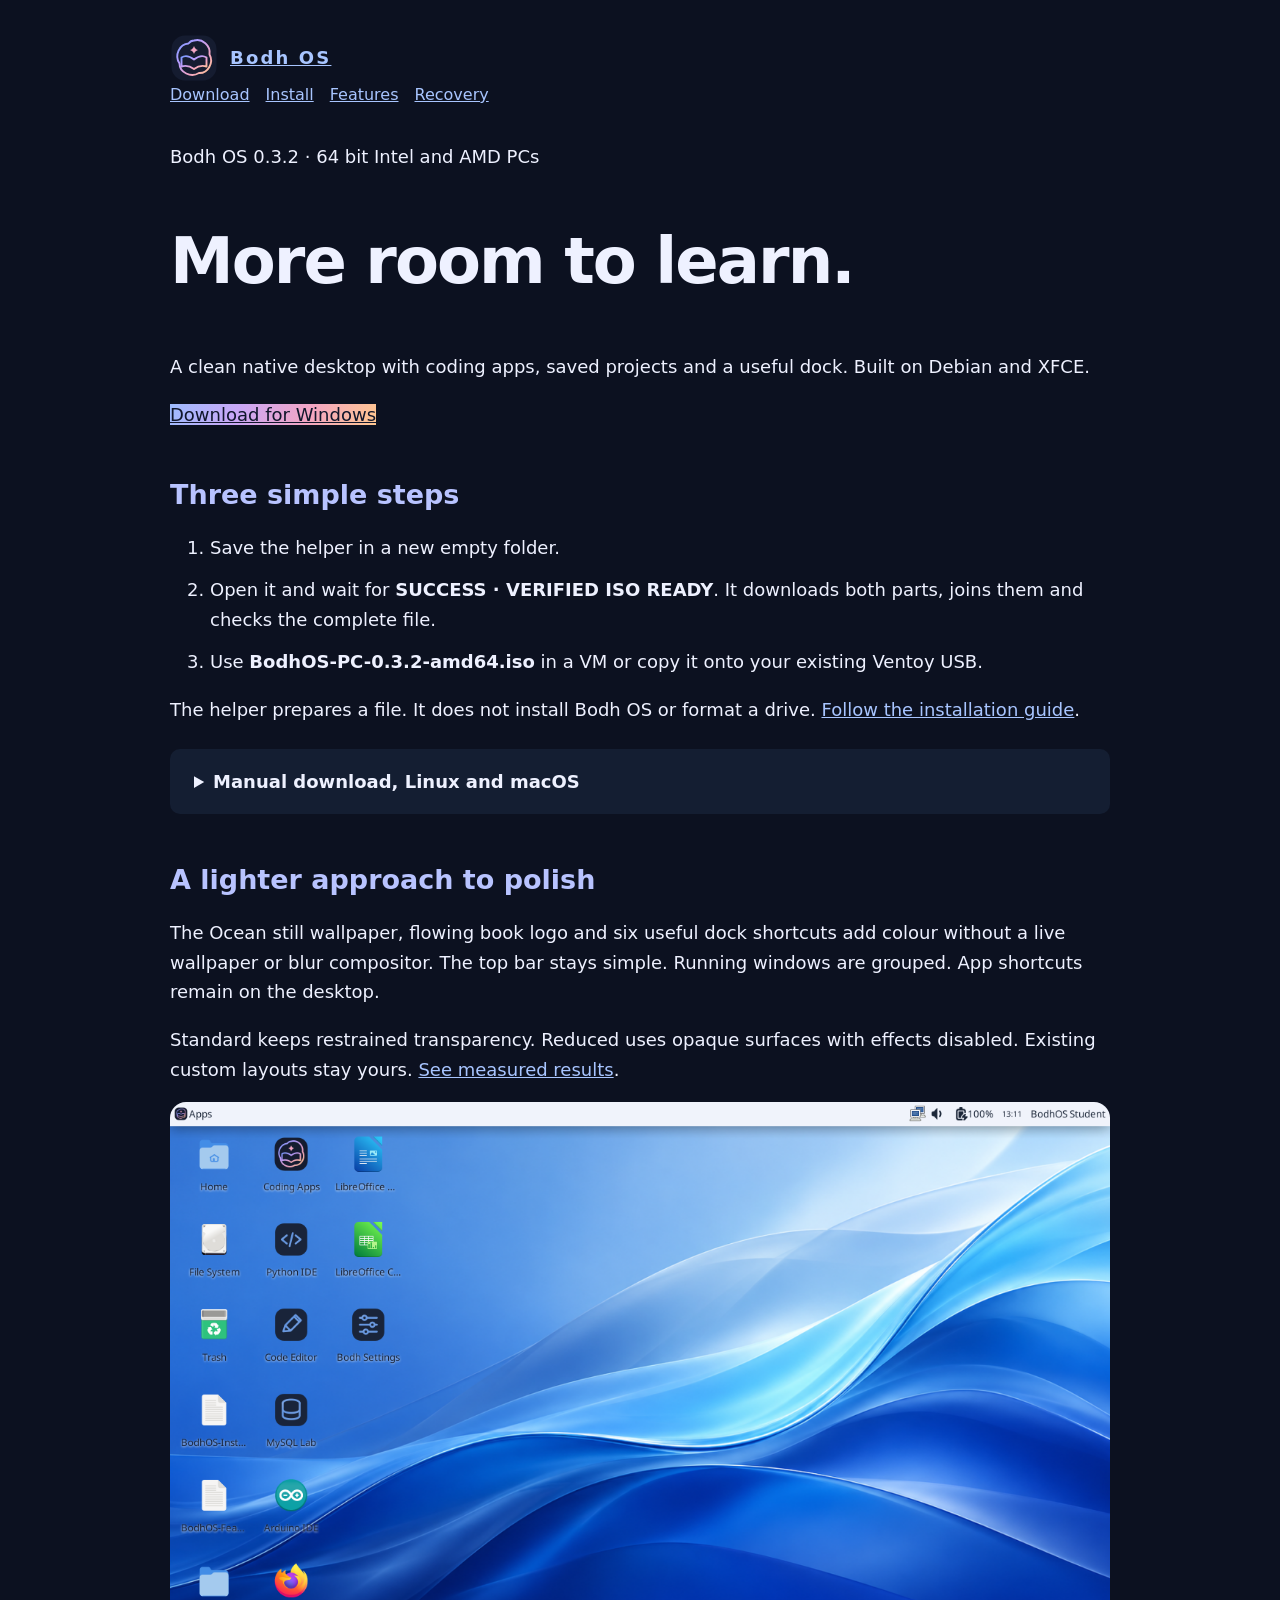
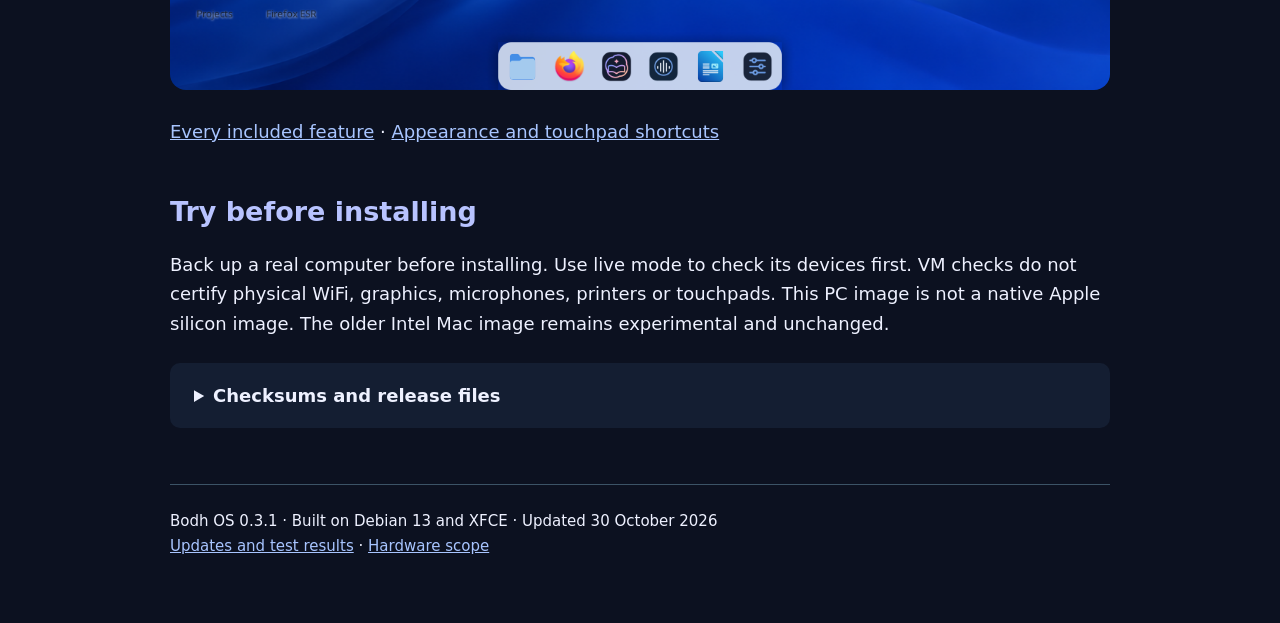
<file: index.html>
<!doctype html><html lang="en"><head><meta charset="utf-8"><meta name="viewport" content="width=device-width,initial-scale=1"><title>Download 0.3.2 · Bodh OS</title><link rel="stylesheet" href="styles.css"><style>:root{--accent:#9bb8ff}body{background:#0c1120;color:#eef1ff}a{color:#a8c5ff}.primary{background:linear-gradient(110deg,#9ebcff,#caa7f6,#f3a5c3,#ffc78f);color:#10162b;border:0}pre{white-space:pre-wrap;font:inherit;line-height:1.7}.notice{border-left:3px solid #caa7f6;padding:1rem;background:#171e33;border-radius:8px}nav{display:flex;gap:1rem;flex-wrap:wrap}code{overflow-wrap:anywhere}.brand img{width:48px;height:48px}</style></head><body><header><a class="brand" href="index.html"><img src="bodh-logo.svg" alt="Bodh OS book logo"> Bodh OS</a><nav><a href="index.html">Download</a><a href="installation.html">Install</a><a href="features.html">Features</a><a href="recovery.html">Recovery</a></nav></header><main><section class="hero"><p class="eyebrow">Bodh OS 0.3.2 · 64 bit Intel and AMD PCs</p><h1>More room to learn.</h1><p>A clean native desktop with coding apps, saved projects and a useful dock. Built on Debian and XFCE.</p><p><a class="primary" href="https://github.com/AdityaJha2012/BodhOS-Downloads/releases/download/v0.3.2/Download-BodhOS-PC.cmd">Download for Windows</a></p></section><h2>Three simple steps</h2><ol><li>Save the helper in a new empty folder.</li><li>Open it and wait for <strong>SUCCESS · VERIFIED ISO READY</strong>. It downloads both parts, joins them and checks the complete file.</li><li>Use <strong>BodhOS-PC-0.3.2-amd64.iso</strong> in a VM or copy it onto your existing Ventoy USB.</li></ol><p>The helper prepares a file. It does not install Bodh OS or format a drive. <a href="installation.html">Follow the installation guide</a>.</p><details><summary>Manual download, Linux and macOS</summary><ul><li><a href="https://github.com/AdityaJha2012/BodhOS-Downloads/releases/download/v0.3.2/BodhOS-PC-0.3.2-amd64.iso.part01">PC ISO part 1</a></li><li><a href="https://github.com/AdityaJha2012/BodhOS-Downloads/releases/download/v0.3.2/BodhOS-PC-0.3.2-amd64.iso.part02">PC ISO part 2</a></li><li><a href="https://github.com/AdityaJha2012/BodhOS-Downloads/releases/download/v0.3.2/BodhOS-0.3.2-Guides.zip">Guides and joining helpers</a></li></ul><p>Download both parts. Windows users can open Join PC ISO.cmd beside them. Linux and macOS commands are in the guide. Select the complete ISO, never a part or Source code ZIP.</p></details><h2>A lighter approach to polish</h2><p>The Ocean still wallpaper, flowing book logo and six useful dock shortcuts add colour without a live wallpaper or blur compositor. The top bar stays simple. Running windows are grouped. App shortcuts remain on the desktop.</p><p>Standard keeps restrained transparency. Reduced uses opaque surfaces with effects disabled. Existing custom layouts stay yours. <a href="security-updates.html">See measured results</a>.</p><img src="screenshots/desktop-0.3.2.png" alt="Bodh OS native desktop and rounded dock" style="width:100%;border-radius:16px"><p><a href="features.html">Every included feature</a> · <a href="Appearance-and-Gestures.txt">Appearance and touchpad shortcuts</a></p><h2>Try before installing</h2><p>Back up a real computer before installing. Use live mode to check its devices first. VM checks do not certify physical WiFi, graphics, microphones, printers or touchpads. This PC image is not a native Apple silicon image. The older Intel Mac image remains experimental and unchanged.</p><details><summary>Checksums and release files</summary><p><a href="https://github.com/AdityaJha2012/BodhOS-Downloads/releases/download/v0.3.2/SHA256SUMS">Checksums</a> · <a href="https://github.com/AdityaJha2012/BodhOS-Downloads/releases/download/v0.3.2/TEST-RESULTS.txt">Test results</a> · <a href="https://github.com/AdityaJha2012/BodhOS-Downloads/releases/tag/v0.3.2">All release files</a></p><p>Complete ISO SHA256</p><code>2bd98635525ff40e8269fd8f8fa0e3a2ab77782dd706c1ad697313eca0fc6477</code></details></main><footer>Bodh OS 0.3.1 · Built on Debian 13 and XFCE · Updated 30 October 2026<br><a href="security-updates.html">Updates and test results</a> · <a href="hardware-support.html">Hardware scope</a></footer></body></html>
</file>
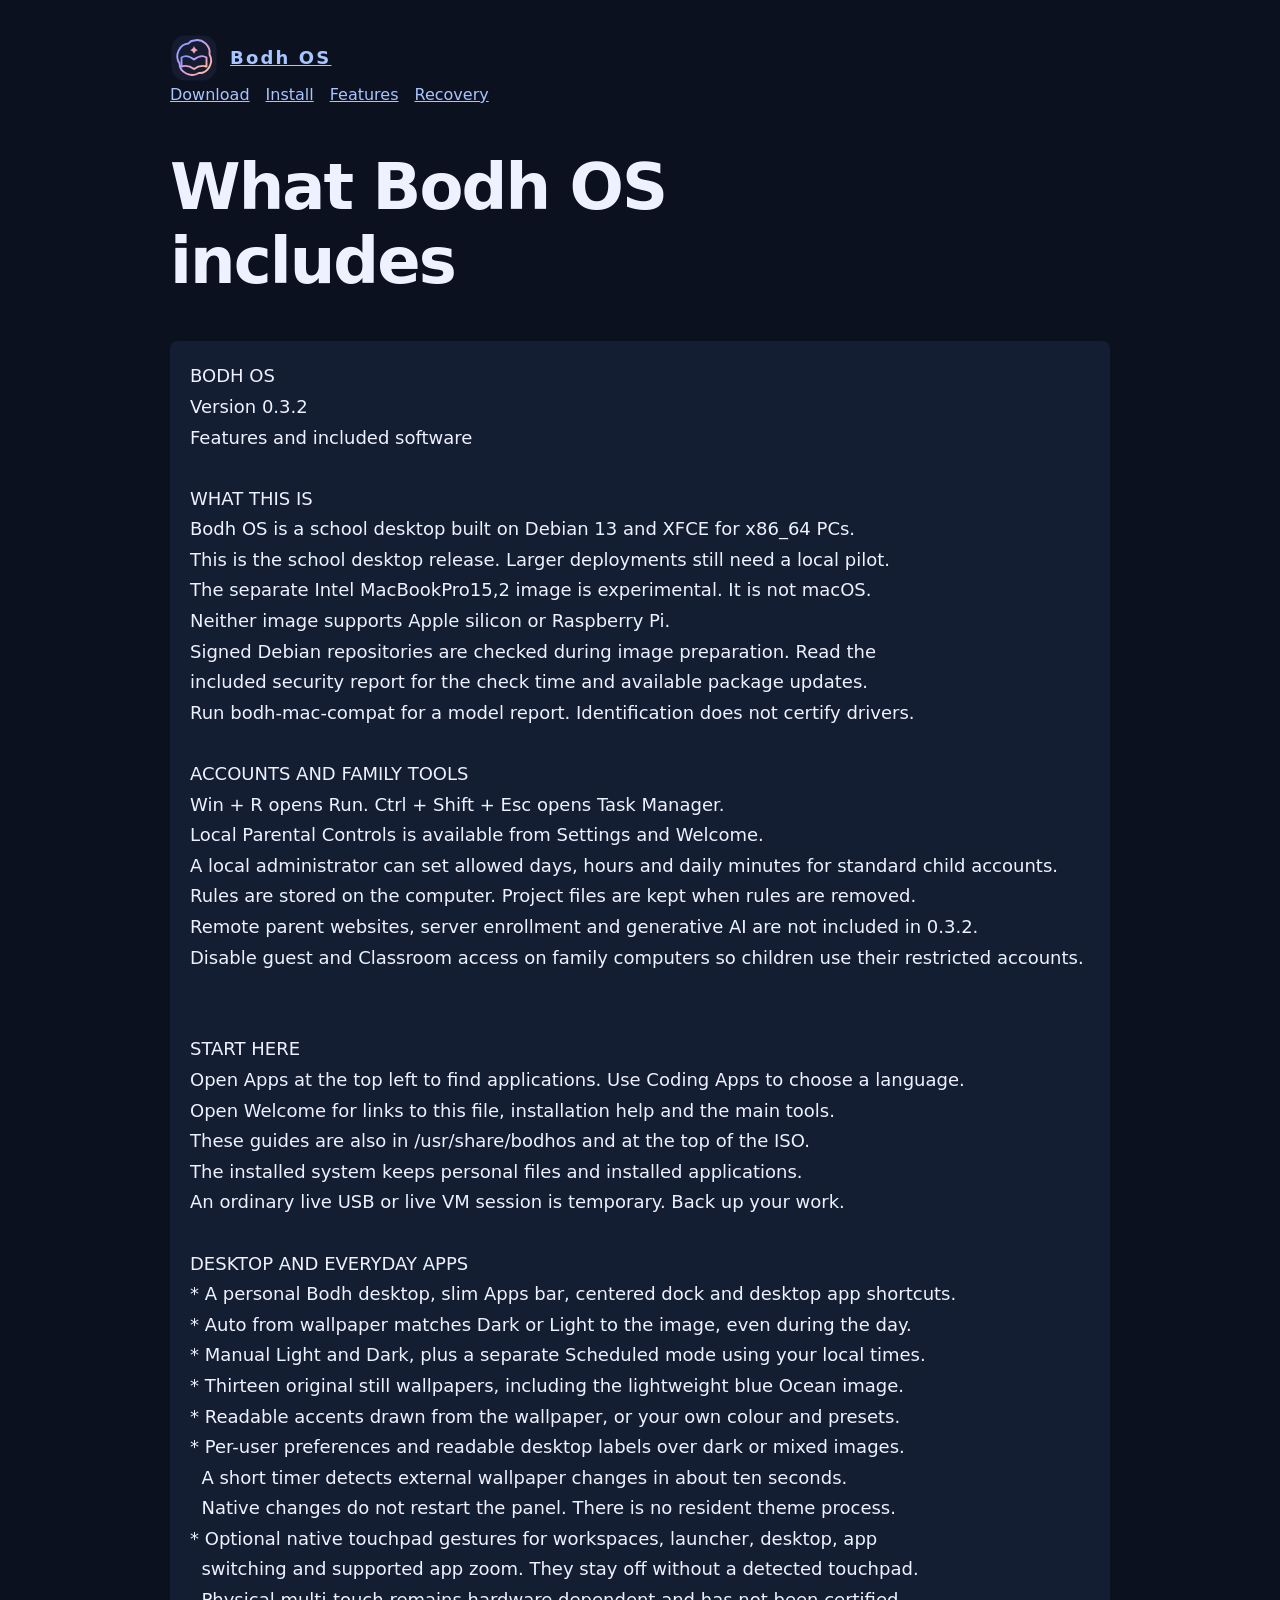
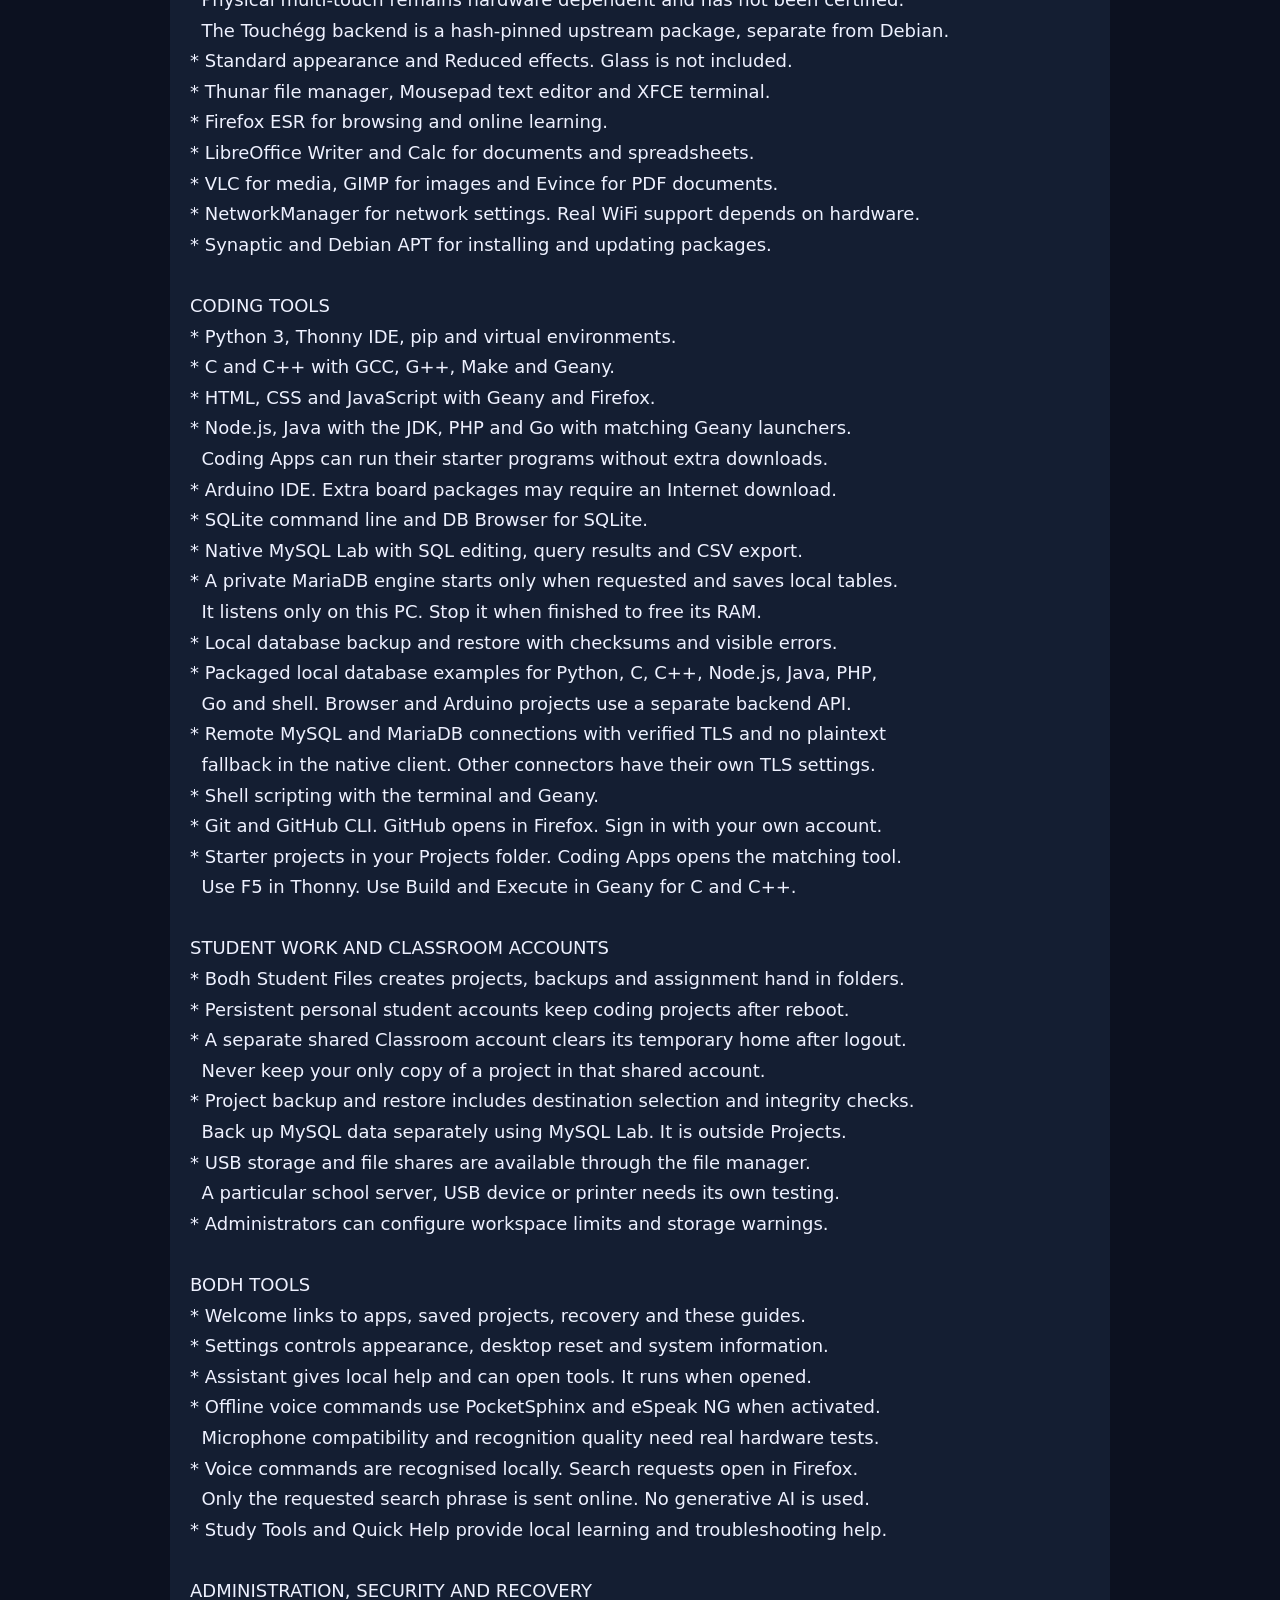
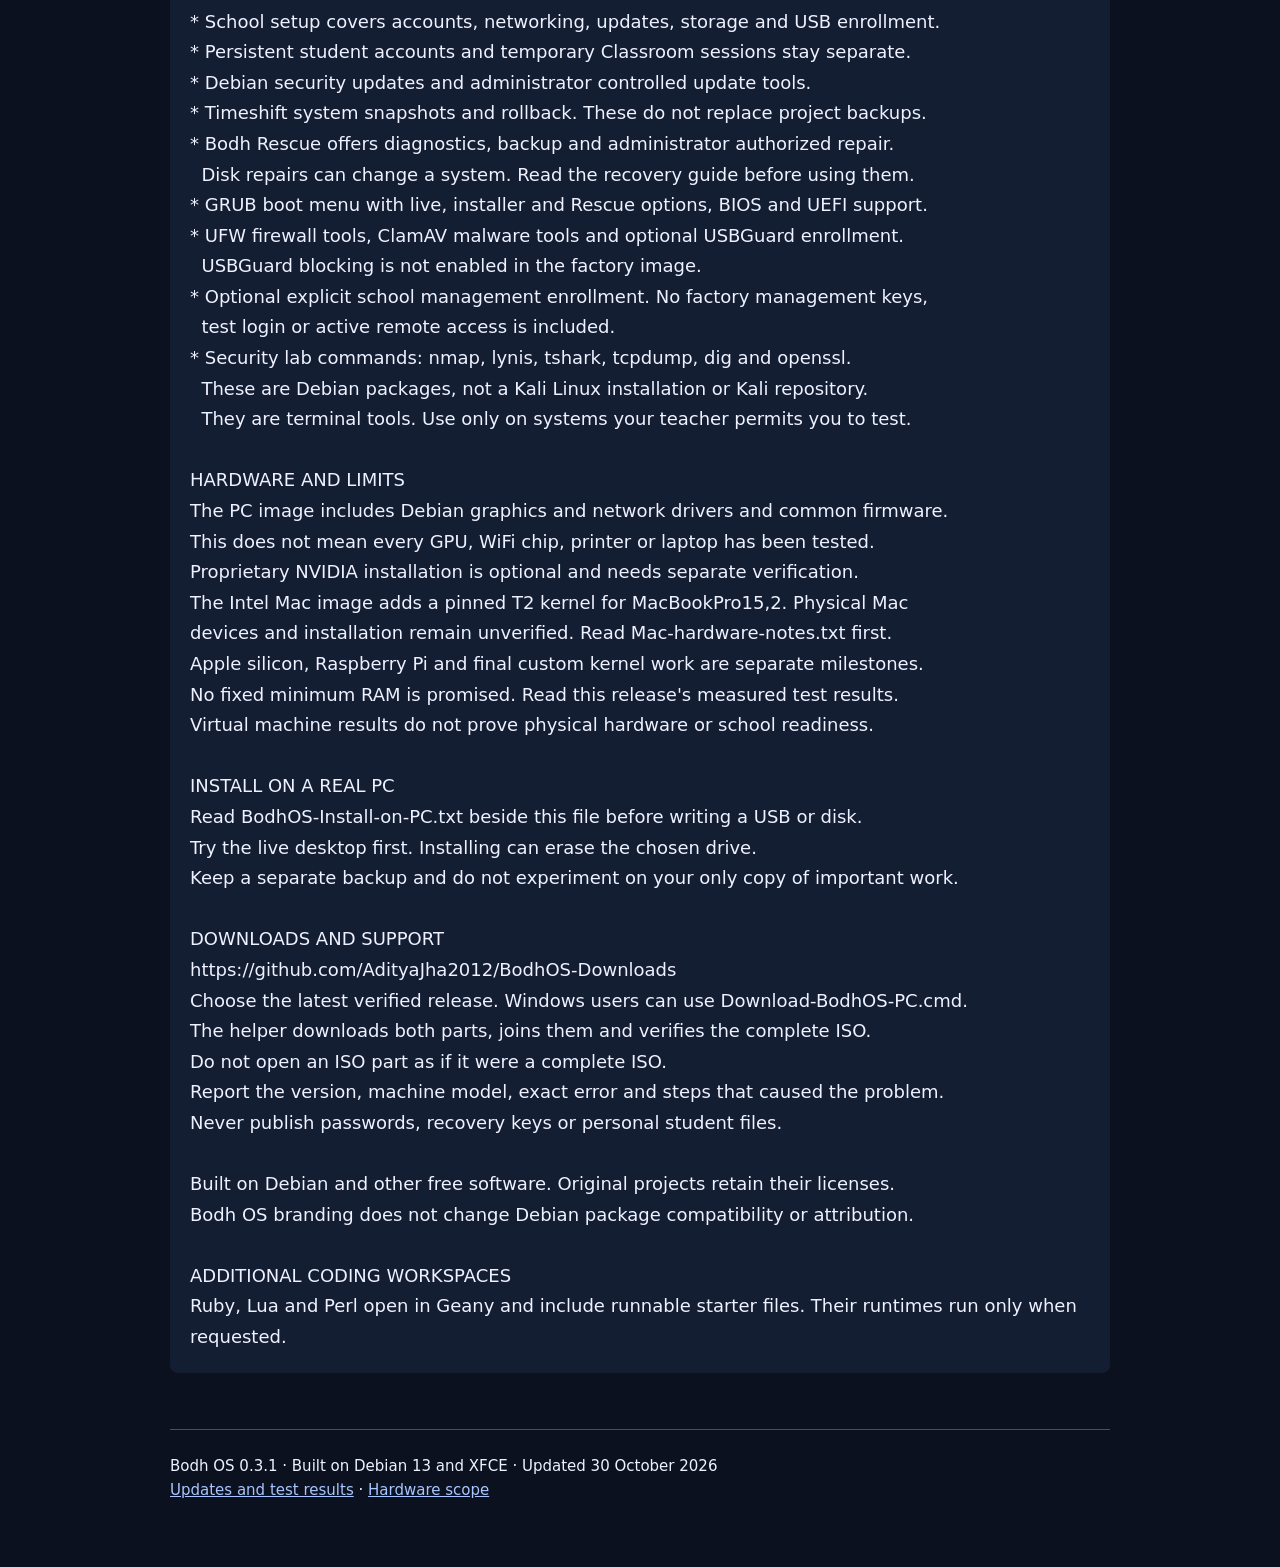
<file: features.html>
<!doctype html><html lang="en"><head><meta charset="utf-8"><meta name="viewport" content="width=device-width,initial-scale=1"><title>Features · Bodh OS</title><link rel="stylesheet" href="styles.css"><style>:root{--accent:#9bb8ff}body{background:#0c1120;color:#eef1ff}a{color:#a8c5ff}.primary{background:linear-gradient(110deg,#9ebcff,#caa7f6,#f3a5c3,#ffc78f);color:#10162b;border:0}pre{white-space:pre-wrap;font:inherit;line-height:1.7}.notice{border-left:3px solid #caa7f6;padding:1rem;background:#171e33;border-radius:8px}nav{display:flex;gap:1rem;flex-wrap:wrap}code{overflow-wrap:anywhere}.brand img{width:48px;height:48px}</style></head><body><header><a class="brand" href="index.html"><img src="bodh-logo.svg" alt="Bodh OS book logo"> Bodh OS</a><nav><a href="index.html">Download</a><a href="installation.html">Install</a><a href="features.html">Features</a><a href="recovery.html">Recovery</a></nav></header><main><h1>What Bodh OS includes</h1><pre>BODH OS
Version 0.3.2
Features and included software

WHAT THIS IS
Bodh OS is a school desktop built on Debian 13 and XFCE for x86_64 PCs.
This is the school desktop release. Larger deployments still need a local pilot.
The separate Intel MacBookPro15,2 image is experimental. It is not macOS.
Neither image supports Apple silicon or Raspberry Pi.
Signed Debian repositories are checked during image preparation. Read the
included security report for the check time and available package updates.
Run bodh-mac-compat for a model report. Identification does not certify drivers.

ACCOUNTS AND FAMILY TOOLS
Win + R opens Run. Ctrl + Shift + Esc opens Task Manager.
Local Parental Controls is available from Settings and Welcome.
A local administrator can set allowed days, hours and daily minutes for standard child accounts.
Rules are stored on the computer. Project files are kept when rules are removed.
Remote parent websites, server enrollment and generative AI are not included in 0.3.2.
Disable guest and Classroom access on family computers so children use their restricted accounts.


START HERE
Open Apps at the top left to find applications. Use Coding Apps to choose a language.
Open Welcome for links to this file, installation help and the main tools.
These guides are also in /usr/share/bodhos and at the top of the ISO.
The installed system keeps personal files and installed applications.
An ordinary live USB or live VM session is temporary. Back up your work.

DESKTOP AND EVERYDAY APPS
* A personal Bodh desktop, slim Apps bar, centered dock and desktop app shortcuts.
* Auto from wallpaper matches Dark or Light to the image, even during the day.
* Manual Light and Dark, plus a separate Scheduled mode using your local times.
* Thirteen original still wallpapers, including the lightweight blue Ocean image.
* Readable accents drawn from the wallpaper, or your own colour and presets.
* Per-user preferences and readable desktop labels over dark or mixed images.
  A short timer detects external wallpaper changes in about ten seconds.
  Native changes do not restart the panel. There is no resident theme process.
* Optional native touchpad gestures for workspaces, launcher, desktop, app
  switching and supported app zoom. They stay off without a detected touchpad.
  Physical multi-touch remains hardware dependent and has not been certified.
  The Touchégg backend is a hash-pinned upstream package, separate from Debian.
* Standard appearance and Reduced effects. Glass is not included.
* Thunar file manager, Mousepad text editor and XFCE terminal.
* Firefox ESR for browsing and online learning.
* LibreOffice Writer and Calc for documents and spreadsheets.
* VLC for media, GIMP for images and Evince for PDF documents.
* NetworkManager for network settings. Real WiFi support depends on hardware.
* Synaptic and Debian APT for installing and updating packages.

CODING TOOLS
* Python 3, Thonny IDE, pip and virtual environments.
* C and C++ with GCC, G++, Make and Geany.
* HTML, CSS and JavaScript with Geany and Firefox.
* Node.js, Java with the JDK, PHP and Go with matching Geany launchers.
  Coding Apps can run their starter programs without extra downloads.
* Arduino IDE. Extra board packages may require an Internet download.
* SQLite command line and DB Browser for SQLite.
* Native MySQL Lab with SQL editing, query results and CSV export.
* A private MariaDB engine starts only when requested and saves local tables.
  It listens only on this PC. Stop it when finished to free its RAM.
* Local database backup and restore with checksums and visible errors.
* Packaged local database examples for Python, C, C++, Node.js, Java, PHP,
  Go and shell. Browser and Arduino projects use a separate backend API.
* Remote MySQL and MariaDB connections with verified TLS and no plaintext
  fallback in the native client. Other connectors have their own TLS settings.
* Shell scripting with the terminal and Geany.
* Git and GitHub CLI. GitHub opens in Firefox. Sign in with your own account.
* Starter projects in your Projects folder. Coding Apps opens the matching tool.
  Use F5 in Thonny. Use Build and Execute in Geany for C and C++.

STUDENT WORK AND CLASSROOM ACCOUNTS
* Bodh Student Files creates projects, backups and assignment hand in folders.
* Persistent personal student accounts keep coding projects after reboot.
* A separate shared Classroom account clears its temporary home after logout.
  Never keep your only copy of a project in that shared account.
* Project backup and restore includes destination selection and integrity checks.
  Back up MySQL data separately using MySQL Lab. It is outside Projects.
* USB storage and file shares are available through the file manager.
  A particular school server, USB device or printer needs its own testing.
* Administrators can configure workspace limits and storage warnings.

BODH TOOLS
* Welcome links to apps, saved projects, recovery and these guides.
* Settings controls appearance, desktop reset and system information.
* Assistant gives local help and can open tools. It runs when opened.
* Offline voice commands use PocketSphinx and eSpeak NG when activated.
  Microphone compatibility and recognition quality need real hardware tests.
* Voice commands are recognised locally. Search requests open in Firefox.
  Only the requested search phrase is sent online. No generative AI is used.
* Study Tools and Quick Help provide local learning and troubleshooting help.

ADMINISTRATION, SECURITY AND RECOVERY
* School setup covers accounts, networking, updates, storage and USB enrollment.
* Persistent student accounts and temporary Classroom sessions stay separate.
* Debian security updates and administrator controlled update tools.
* Timeshift system snapshots and rollback. These do not replace project backups.
* Bodh Rescue offers diagnostics, backup and administrator authorized repair.
  Disk repairs can change a system. Read the recovery guide before using them.
* GRUB boot menu with live, installer and Rescue options, BIOS and UEFI support.
* UFW firewall tools, ClamAV malware tools and optional USBGuard enrollment.
  USBGuard blocking is not enabled in the factory image.
* Optional explicit school management enrollment. No factory management keys,
  test login or active remote access is included.
* Security lab commands: nmap, lynis, tshark, tcpdump, dig and openssl.
  These are Debian packages, not a Kali Linux installation or Kali repository.
  They are terminal tools. Use only on systems your teacher permits you to test.

HARDWARE AND LIMITS
The PC image includes Debian graphics and network drivers and common firmware.
This does not mean every GPU, WiFi chip, printer or laptop has been tested.
Proprietary NVIDIA installation is optional and needs separate verification.
The Intel Mac image adds a pinned T2 kernel for MacBookPro15,2. Physical Mac
devices and installation remain unverified. Read Mac-hardware-notes.txt first.
Apple silicon, Raspberry Pi and final custom kernel work are separate milestones.
No fixed minimum RAM is promised. Read this release&#x27;s measured test results.
Virtual machine results do not prove physical hardware or school readiness.

INSTALL ON A REAL PC
Read BodhOS-Install-on-PC.txt beside this file before writing a USB or disk.
Try the live desktop first. Installing can erase the chosen drive.
Keep a separate backup and do not experiment on your only copy of important work.

DOWNLOADS AND SUPPORT
https://github.com/AdityaJha2012/BodhOS-Downloads
Choose the latest verified release. Windows users can use Download-BodhOS-PC.cmd.
The helper downloads both parts, joins them and verifies the complete ISO.
Do not open an ISO part as if it were a complete ISO.
Report the version, machine model, exact error and steps that caused the problem.
Never publish passwords, recovery keys or personal student files.

Built on Debian and other free software. Original projects retain their licenses.
Bodh OS branding does not change Debian package compatibility or attribution.

ADDITIONAL CODING WORKSPACES
Ruby, Lua and Perl open in Geany and include runnable starter files. Their runtimes run only when requested.
</pre></main><footer>Bodh OS 0.3.1 · Built on Debian 13 and XFCE · Updated 30 October 2026<br><a href="security-updates.html">Updates and test results</a> · <a href="hardware-support.html">Hardware scope</a></footer></body></html>
</file>
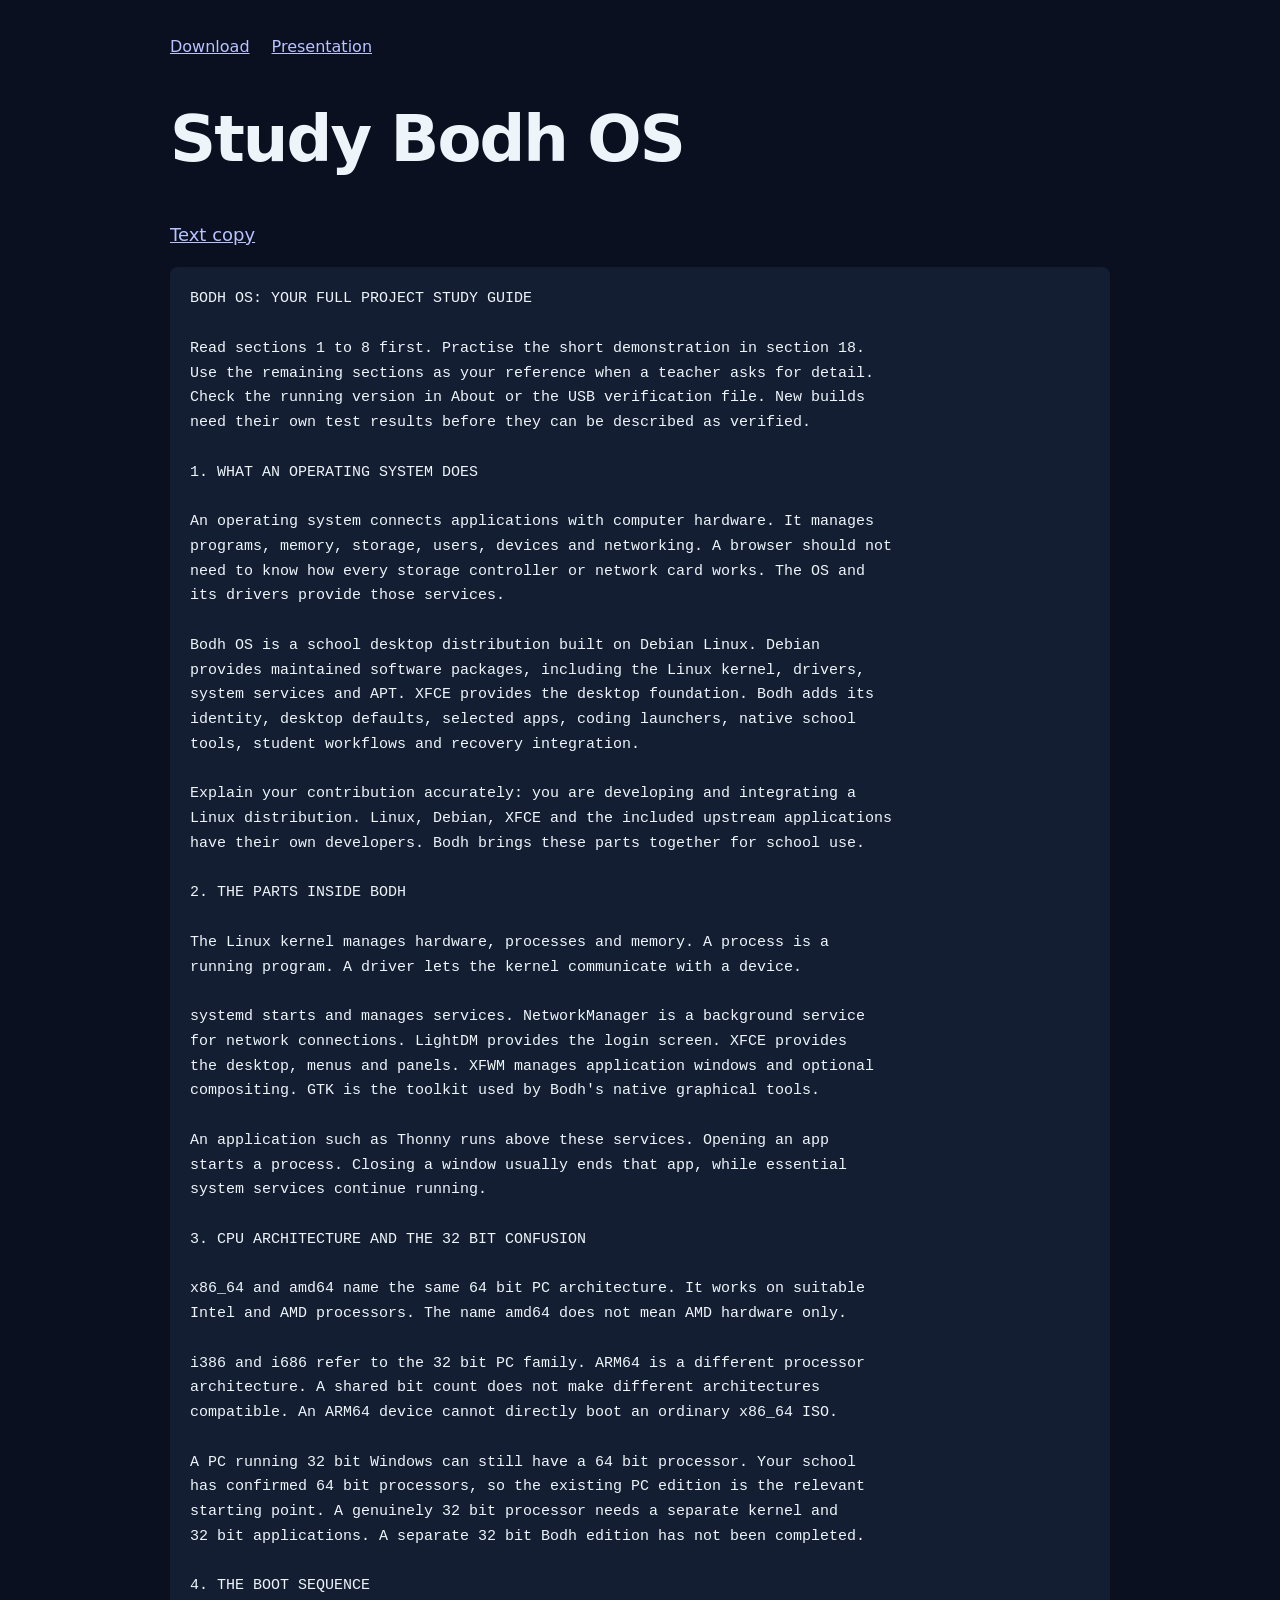
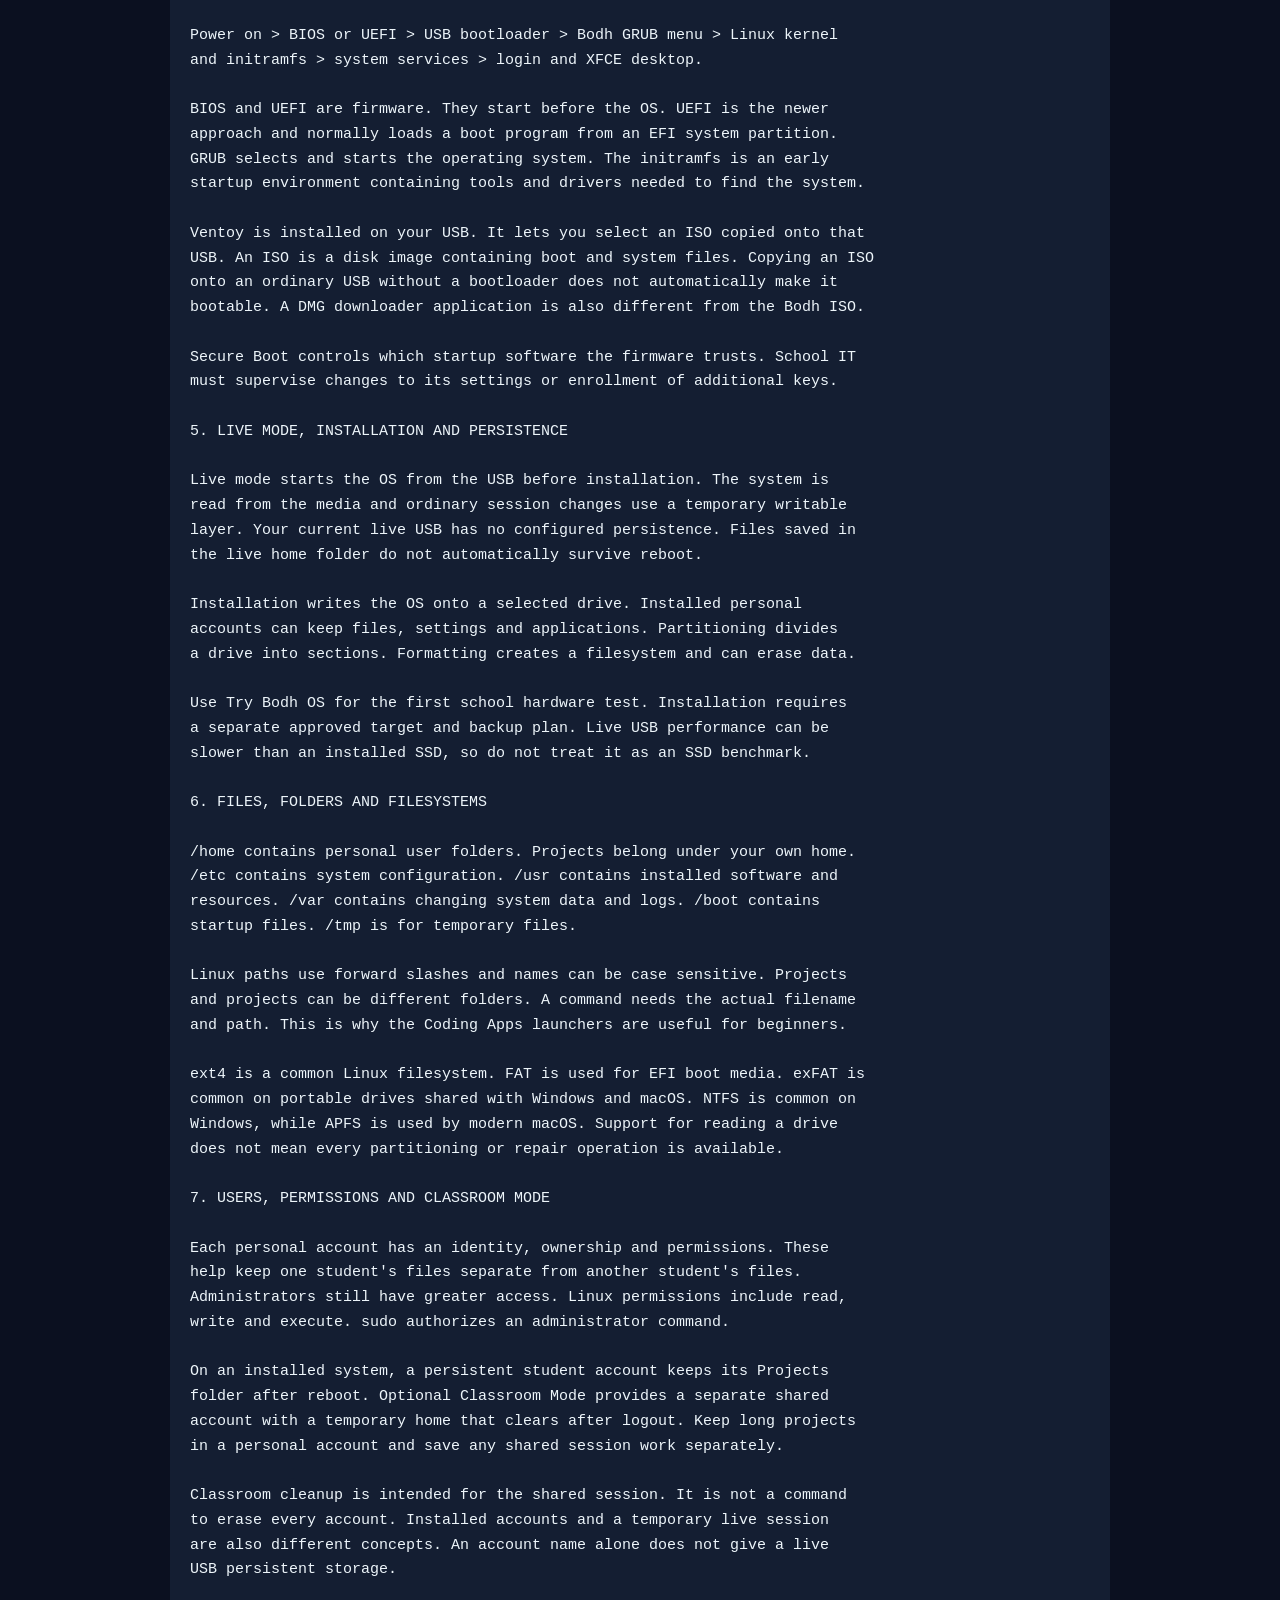
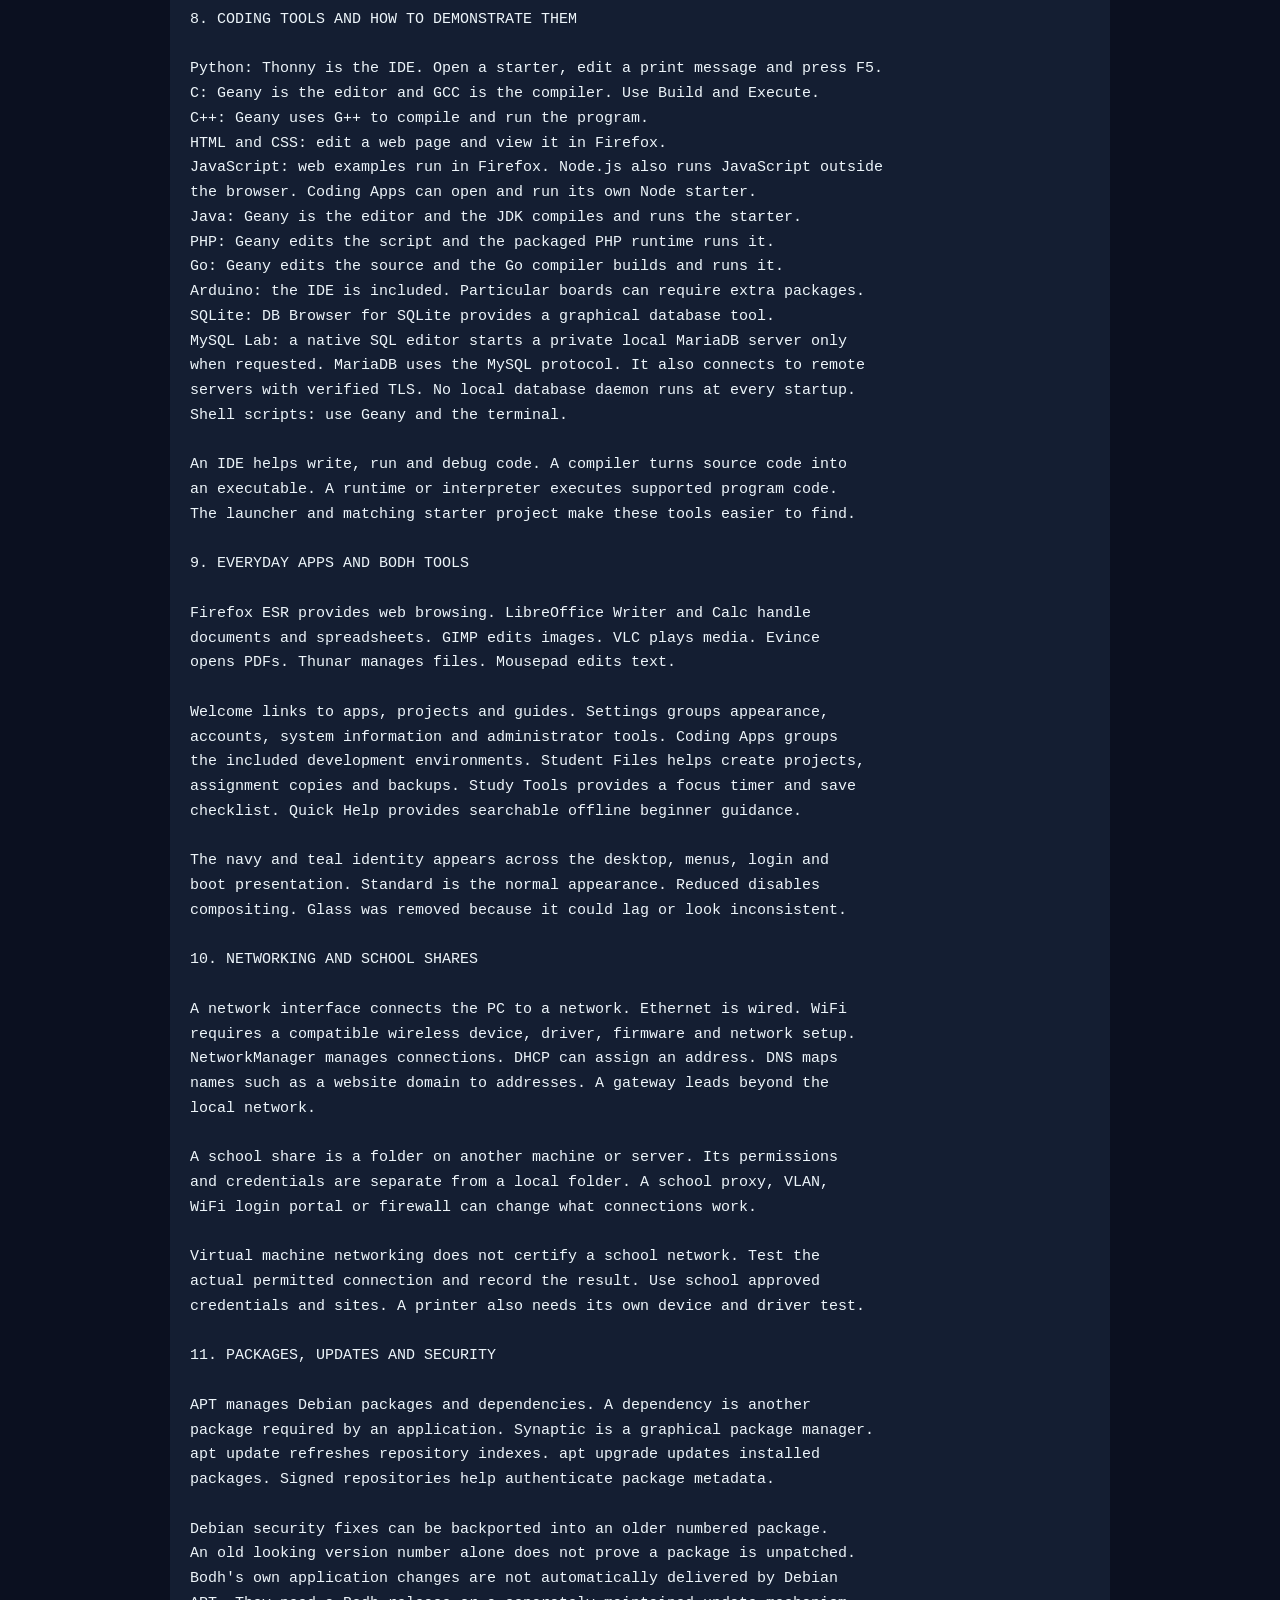
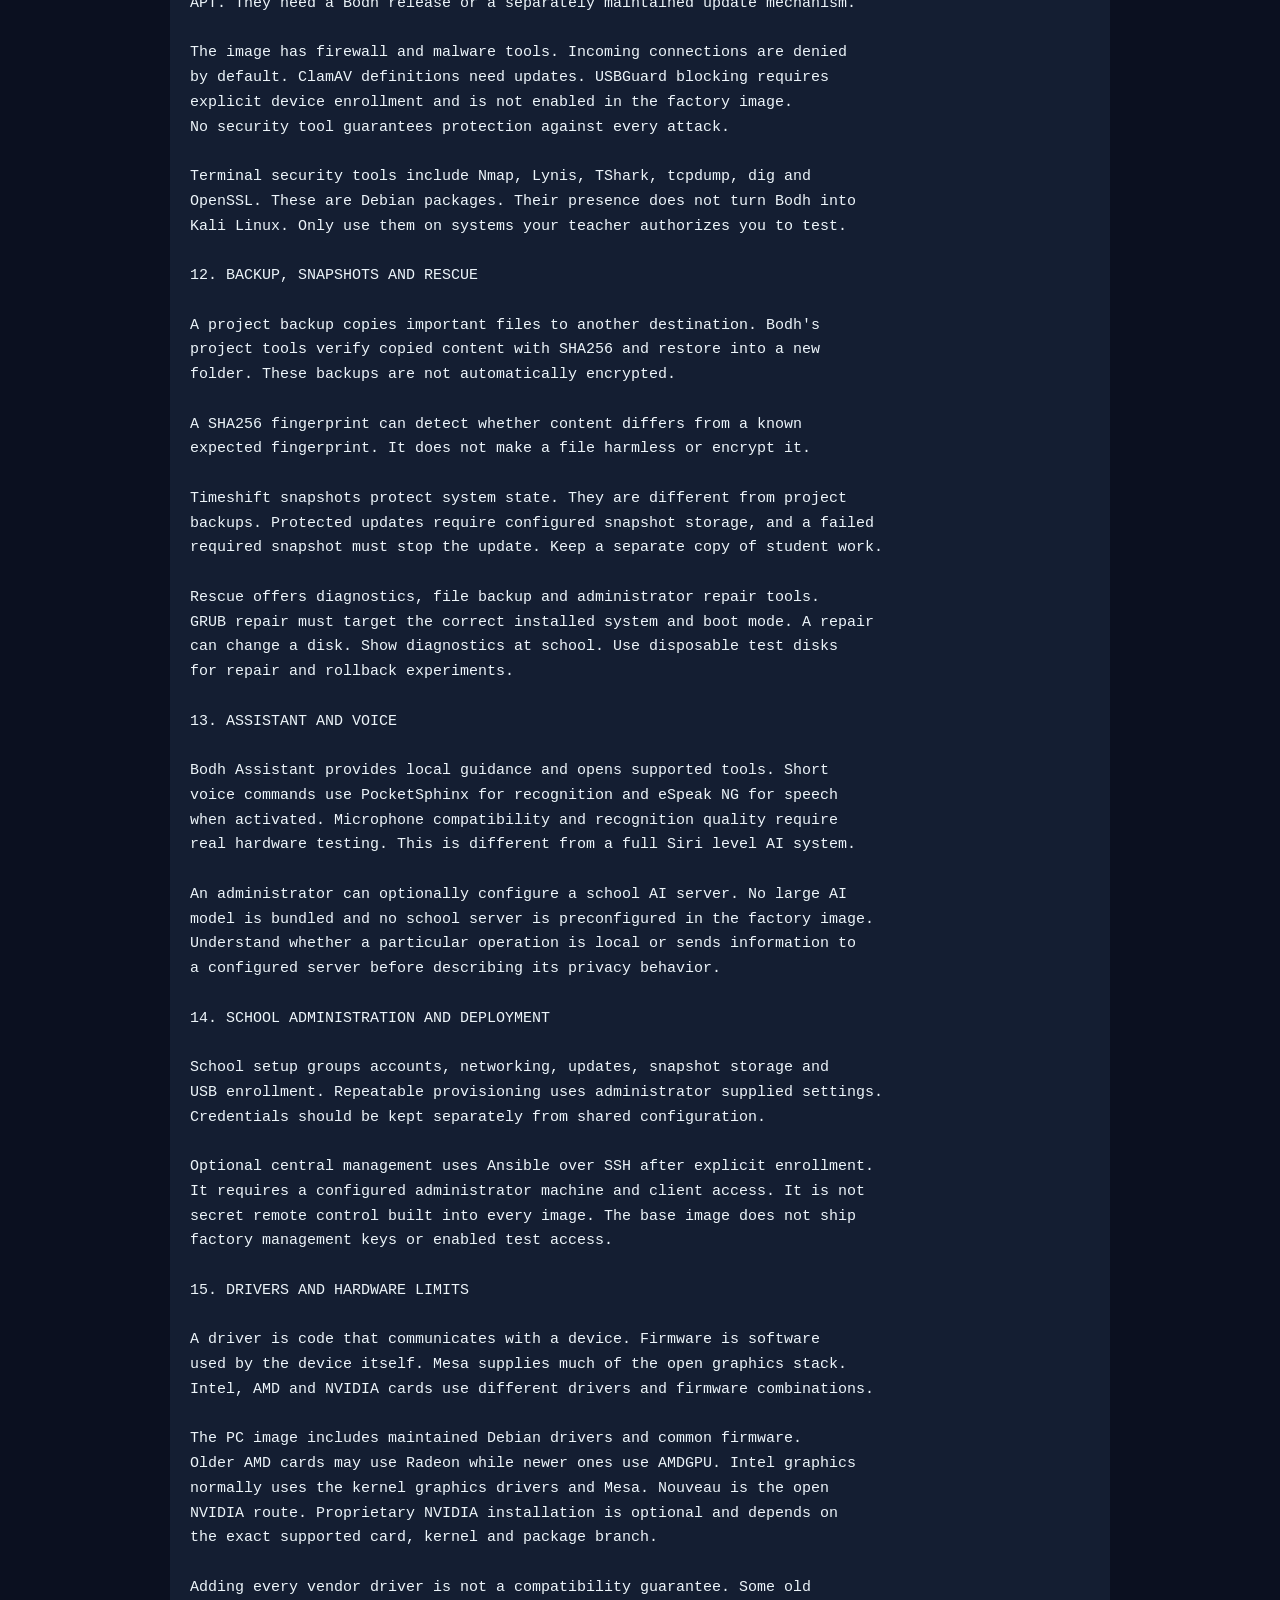
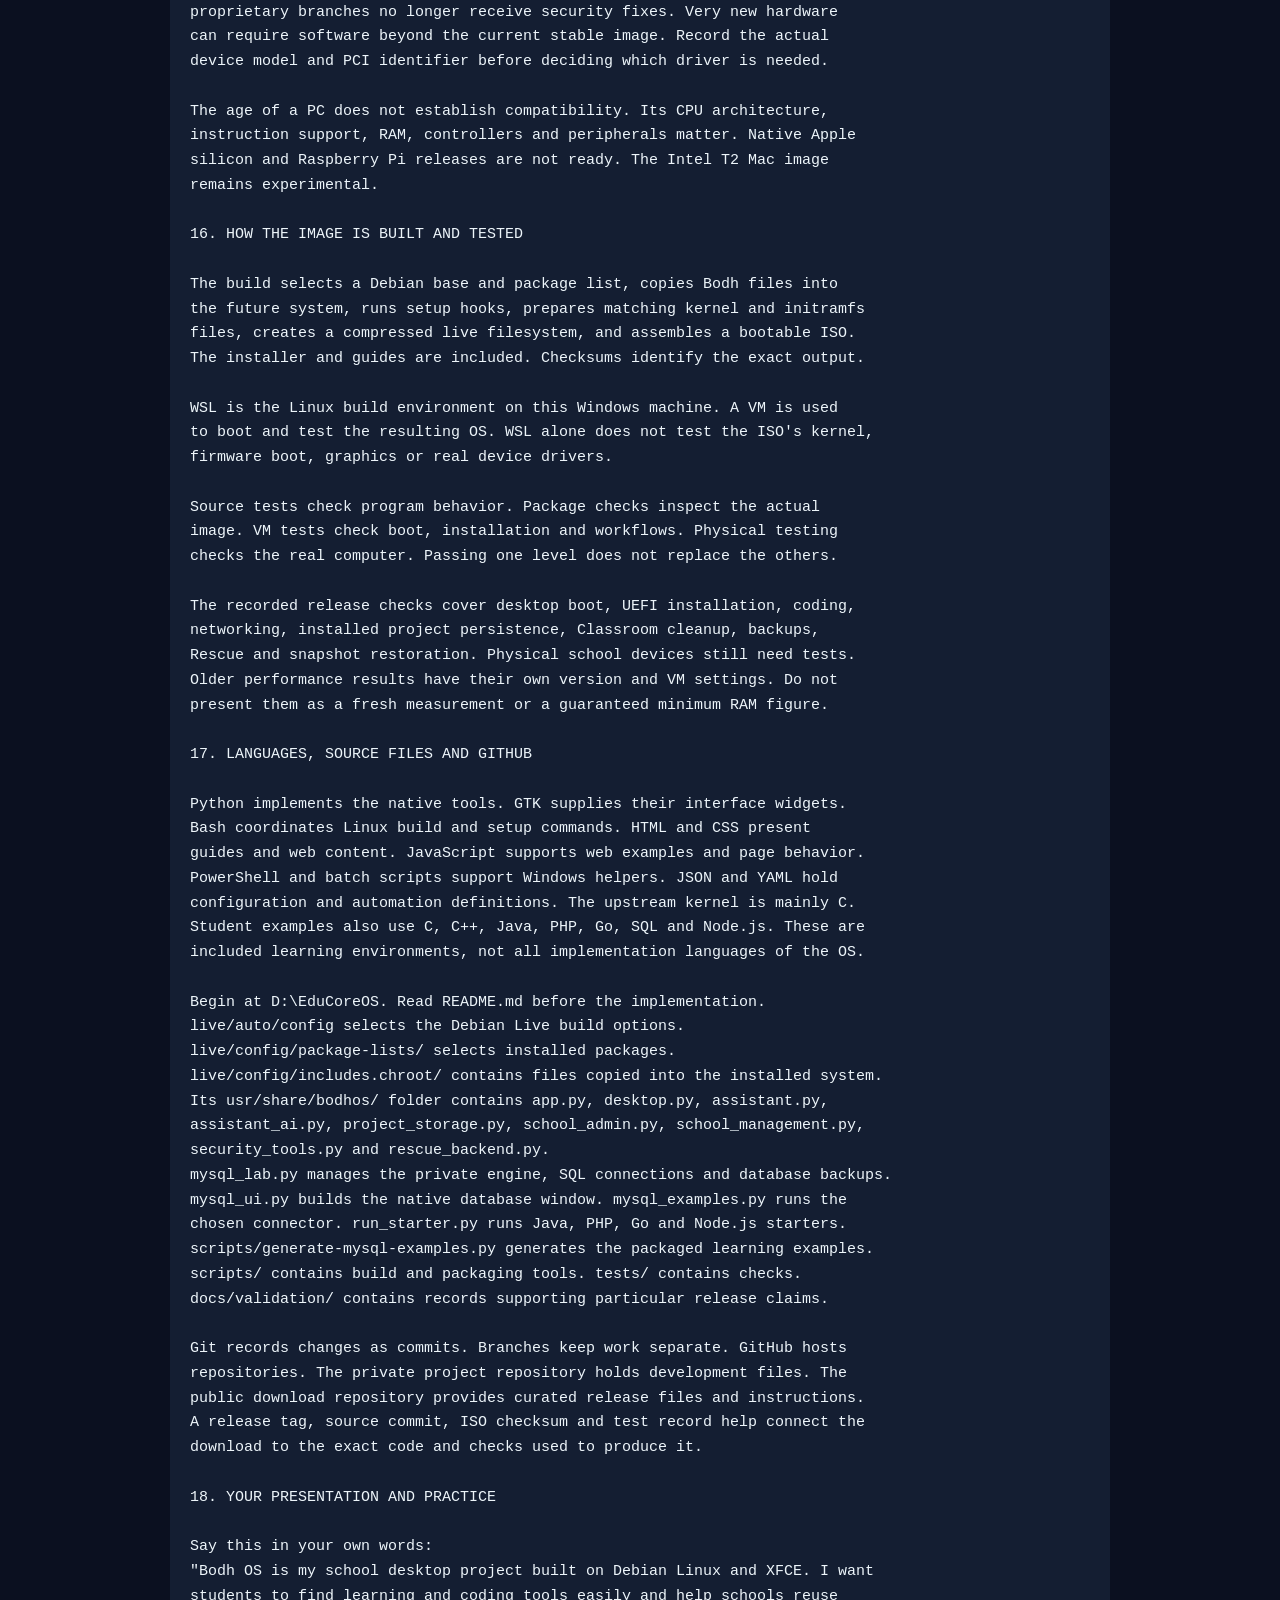
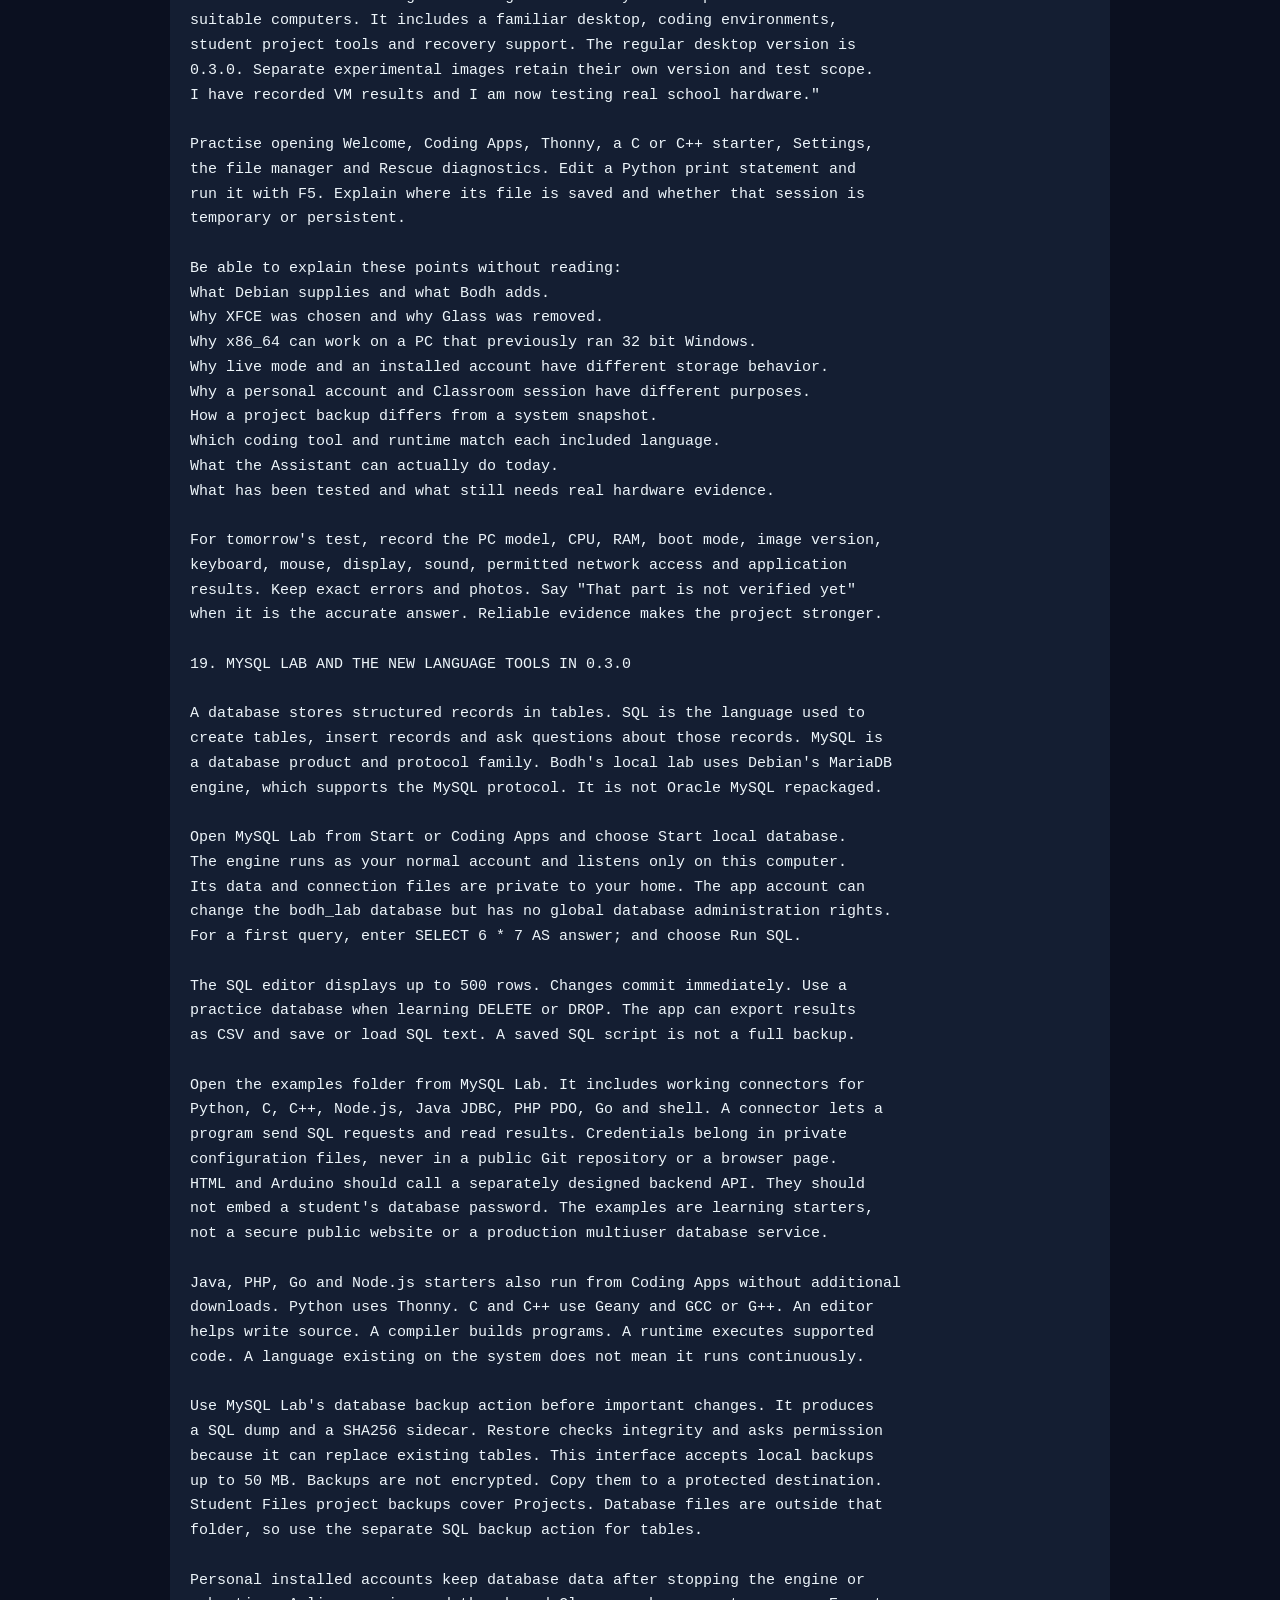
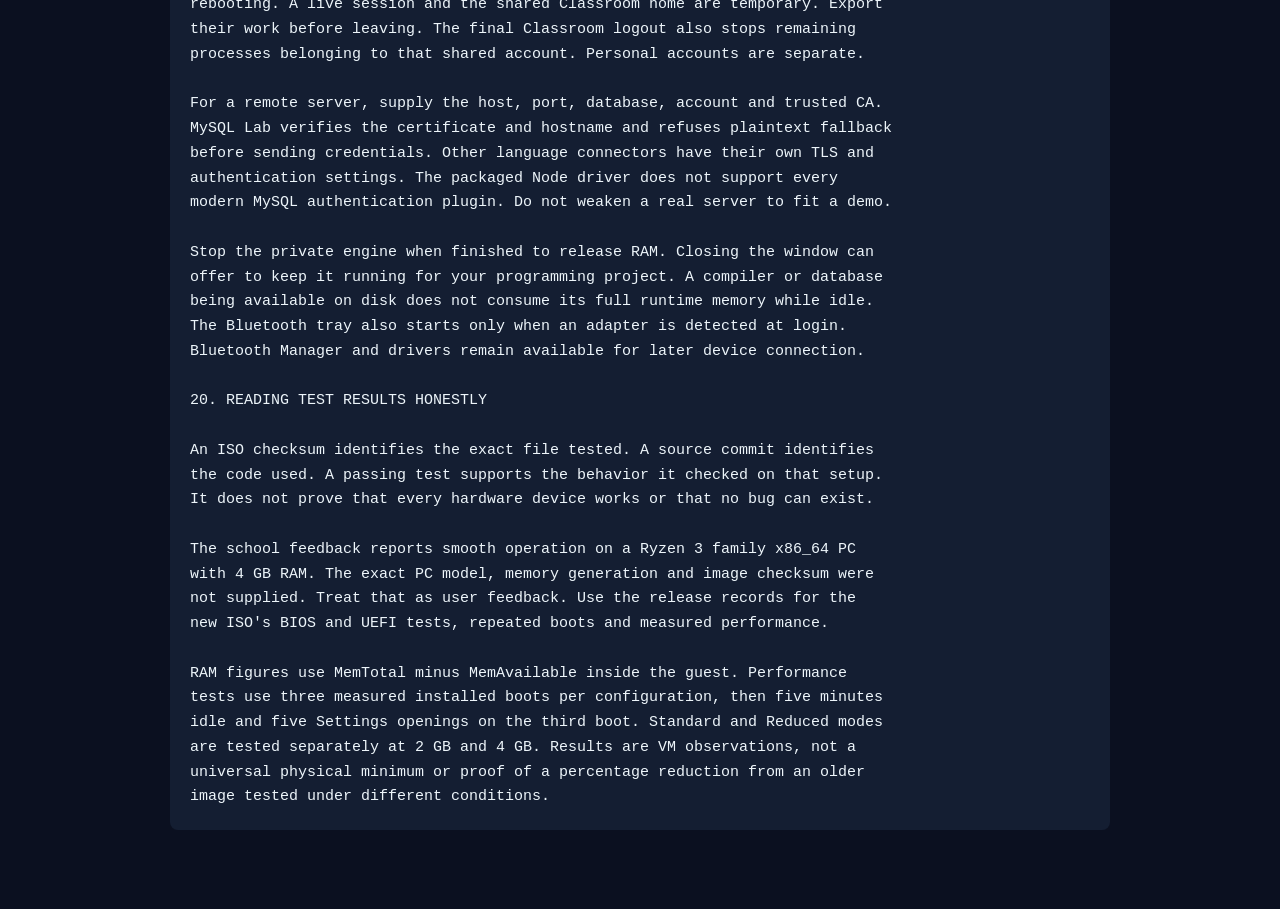
<file: full-os-study-guide.html>
<!doctype html><html lang="en"><head><meta charset="utf-8"><meta name="viewport" content="width=device-width,initial-scale=1"><title>Study Bodh OS</title><link rel="stylesheet" href="styles.css"></head><body><nav><a href="index.html">Download</a><a href="school-security.html">Presentation</a></nav><h1>Study Bodh OS</h1><p><a href="BodhOS-Study-Guide.txt">Text copy</a></p><pre>BODH OS: YOUR FULL PROJECT STUDY GUIDE

Read sections 1 to 8 first. Practise the short demonstration in section 18.
Use the remaining sections as your reference when a teacher asks for detail.
Check the running version in About or the USB verification file. New builds
need their own test results before they can be described as verified.

1. WHAT AN OPERATING SYSTEM DOES

An operating system connects applications with computer hardware. It manages
programs, memory, storage, users, devices and networking. A browser should not
need to know how every storage controller or network card works. The OS and
its drivers provide those services.

Bodh OS is a school desktop distribution built on Debian Linux. Debian
provides maintained software packages, including the Linux kernel, drivers,
system services and APT. XFCE provides the desktop foundation. Bodh adds its
identity, desktop defaults, selected apps, coding launchers, native school
tools, student workflows and recovery integration.

Explain your contribution accurately: you are developing and integrating a
Linux distribution. Linux, Debian, XFCE and the included upstream applications
have their own developers. Bodh brings these parts together for school use.

2. THE PARTS INSIDE BODH

The Linux kernel manages hardware, processes and memory. A process is a
running program. A driver lets the kernel communicate with a device.

systemd starts and manages services. NetworkManager is a background service
for network connections. LightDM provides the login screen. XFCE provides
the desktop, menus and panels. XFWM manages application windows and optional
compositing. GTK is the toolkit used by Bodh&#39;s native graphical tools.

An application such as Thonny runs above these services. Opening an app
starts a process. Closing a window usually ends that app, while essential
system services continue running.

3. CPU ARCHITECTURE AND THE 32 BIT CONFUSION

x86_64 and amd64 name the same 64 bit PC architecture. It works on suitable
Intel and AMD processors. The name amd64 does not mean AMD hardware only.

i386 and i686 refer to the 32 bit PC family. ARM64 is a different processor
architecture. A shared bit count does not make different architectures
compatible. An ARM64 device cannot directly boot an ordinary x86_64 ISO.

A PC running 32 bit Windows can still have a 64 bit processor. Your school
has confirmed 64 bit processors, so the existing PC edition is the relevant
starting point. A genuinely 32 bit processor needs a separate kernel and
32 bit applications. A separate 32 bit Bodh edition has not been completed.

4. THE BOOT SEQUENCE

Power on &gt; BIOS or UEFI &gt; USB bootloader &gt; Bodh GRUB menu &gt; Linux kernel
and initramfs &gt; system services &gt; login and XFCE desktop.

BIOS and UEFI are firmware. They start before the OS. UEFI is the newer
approach and normally loads a boot program from an EFI system partition.
GRUB selects and starts the operating system. The initramfs is an early
startup environment containing tools and drivers needed to find the system.

Ventoy is installed on your USB. It lets you select an ISO copied onto that
USB. An ISO is a disk image containing boot and system files. Copying an ISO
onto an ordinary USB without a bootloader does not automatically make it
bootable. A DMG downloader application is also different from the Bodh ISO.

Secure Boot controls which startup software the firmware trusts. School IT
must supervise changes to its settings or enrollment of additional keys.

5. LIVE MODE, INSTALLATION AND PERSISTENCE

Live mode starts the OS from the USB before installation. The system is
read from the media and ordinary session changes use a temporary writable
layer. Your current live USB has no configured persistence. Files saved in
the live home folder do not automatically survive reboot.

Installation writes the OS onto a selected drive. Installed personal
accounts can keep files, settings and applications. Partitioning divides
a drive into sections. Formatting creates a filesystem and can erase data.

Use Try Bodh OS for the first school hardware test. Installation requires
a separate approved target and backup plan. Live USB performance can be
slower than an installed SSD, so do not treat it as an SSD benchmark.

6. FILES, FOLDERS AND FILESYSTEMS

/home contains personal user folders. Projects belong under your own home.
/etc contains system configuration. /usr contains installed software and
resources. /var contains changing system data and logs. /boot contains
startup files. /tmp is for temporary files.

Linux paths use forward slashes and names can be case sensitive. Projects
and projects can be different folders. A command needs the actual filename
and path. This is why the Coding Apps launchers are useful for beginners.

ext4 is a common Linux filesystem. FAT is used for EFI boot media. exFAT is
common on portable drives shared with Windows and macOS. NTFS is common on
Windows, while APFS is used by modern macOS. Support for reading a drive
does not mean every partitioning or repair operation is available.

7. USERS, PERMISSIONS AND CLASSROOM MODE

Each personal account has an identity, ownership and permissions. These
help keep one student&#39;s files separate from another student&#39;s files.
Administrators still have greater access. Linux permissions include read,
write and execute. sudo authorizes an administrator command.

On an installed system, a persistent student account keeps its Projects
folder after reboot. Optional Classroom Mode provides a separate shared
account with a temporary home that clears after logout. Keep long projects
in a personal account and save any shared session work separately.

Classroom cleanup is intended for the shared session. It is not a command
to erase every account. Installed accounts and a temporary live session
are also different concepts. An account name alone does not give a live
USB persistent storage.

8. CODING TOOLS AND HOW TO DEMONSTRATE THEM

Python: Thonny is the IDE. Open a starter, edit a print message and press F5.
C: Geany is the editor and GCC is the compiler. Use Build and Execute.
C++: Geany uses G++ to compile and run the program.
HTML and CSS: edit a web page and view it in Firefox.
JavaScript: web examples run in Firefox. Node.js also runs JavaScript outside
the browser. Coding Apps can open and run its own Node starter.
Java: Geany is the editor and the JDK compiles and runs the starter.
PHP: Geany edits the script and the packaged PHP runtime runs it.
Go: Geany edits the source and the Go compiler builds and runs it.
Arduino: the IDE is included. Particular boards can require extra packages.
SQLite: DB Browser for SQLite provides a graphical database tool.
MySQL Lab: a native SQL editor starts a private local MariaDB server only
when requested. MariaDB uses the MySQL protocol. It also connects to remote
servers with verified TLS. No local database daemon runs at every startup.
Shell scripts: use Geany and the terminal.

An IDE helps write, run and debug code. A compiler turns source code into
an executable. A runtime or interpreter executes supported program code.
The launcher and matching starter project make these tools easier to find.

9. EVERYDAY APPS AND BODH TOOLS

Firefox ESR provides web browsing. LibreOffice Writer and Calc handle
documents and spreadsheets. GIMP edits images. VLC plays media. Evince
opens PDFs. Thunar manages files. Mousepad edits text.

Welcome links to apps, projects and guides. Settings groups appearance,
accounts, system information and administrator tools. Coding Apps groups
the included development environments. Student Files helps create projects,
assignment copies and backups. Study Tools provides a focus timer and save
checklist. Quick Help provides searchable offline beginner guidance.

The navy and teal identity appears across the desktop, menus, login and
boot presentation. Standard is the normal appearance. Reduced disables
compositing. Glass was removed because it could lag or look inconsistent.

10. NETWORKING AND SCHOOL SHARES

A network interface connects the PC to a network. Ethernet is wired. WiFi
requires a compatible wireless device, driver, firmware and network setup.
NetworkManager manages connections. DHCP can assign an address. DNS maps
names such as a website domain to addresses. A gateway leads beyond the
local network.

A school share is a folder on another machine or server. Its permissions
and credentials are separate from a local folder. A school proxy, VLAN,
WiFi login portal or firewall can change what connections work.

Virtual machine networking does not certify a school network. Test the
actual permitted connection and record the result. Use school approved
credentials and sites. A printer also needs its own device and driver test.

11. PACKAGES, UPDATES AND SECURITY

APT manages Debian packages and dependencies. A dependency is another
package required by an application. Synaptic is a graphical package manager.
apt update refreshes repository indexes. apt upgrade updates installed
packages. Signed repositories help authenticate package metadata.

Debian security fixes can be backported into an older numbered package.
An old looking version number alone does not prove a package is unpatched.
Bodh&#39;s own application changes are not automatically delivered by Debian
APT. They need a Bodh release or a separately maintained update mechanism.

The image has firewall and malware tools. Incoming connections are denied
by default. ClamAV definitions need updates. USBGuard blocking requires
explicit device enrollment and is not enabled in the factory image.
No security tool guarantees protection against every attack.

Terminal security tools include Nmap, Lynis, TShark, tcpdump, dig and
OpenSSL. These are Debian packages. Their presence does not turn Bodh into
Kali Linux. Only use them on systems your teacher authorizes you to test.

12. BACKUP, SNAPSHOTS AND RESCUE

A project backup copies important files to another destination. Bodh&#39;s
project tools verify copied content with SHA256 and restore into a new
folder. These backups are not automatically encrypted.

A SHA256 fingerprint can detect whether content differs from a known
expected fingerprint. It does not make a file harmless or encrypt it.

Timeshift snapshots protect system state. They are different from project
backups. Protected updates require configured snapshot storage, and a failed
required snapshot must stop the update. Keep a separate copy of student work.

Rescue offers diagnostics, file backup and administrator repair tools.
GRUB repair must target the correct installed system and boot mode. A repair
can change a disk. Show diagnostics at school. Use disposable test disks
for repair and rollback experiments.

13. ASSISTANT AND VOICE

Bodh Assistant provides local guidance and opens supported tools. Short
voice commands use PocketSphinx for recognition and eSpeak NG for speech
when activated. Microphone compatibility and recognition quality require
real hardware testing. This is different from a full Siri level AI system.

An administrator can optionally configure a school AI server. No large AI
model is bundled and no school server is preconfigured in the factory image.
Understand whether a particular operation is local or sends information to
a configured server before describing its privacy behavior.

14. SCHOOL ADMINISTRATION AND DEPLOYMENT

School setup groups accounts, networking, updates, snapshot storage and
USB enrollment. Repeatable provisioning uses administrator supplied settings.
Credentials should be kept separately from shared configuration.

Optional central management uses Ansible over SSH after explicit enrollment.
It requires a configured administrator machine and client access. It is not
secret remote control built into every image. The base image does not ship
factory management keys or enabled test access.

15. DRIVERS AND HARDWARE LIMITS

A driver is code that communicates with a device. Firmware is software
used by the device itself. Mesa supplies much of the open graphics stack.
Intel, AMD and NVIDIA cards use different drivers and firmware combinations.

The PC image includes maintained Debian drivers and common firmware.
Older AMD cards may use Radeon while newer ones use AMDGPU. Intel graphics
normally uses the kernel graphics drivers and Mesa. Nouveau is the open
NVIDIA route. Proprietary NVIDIA installation is optional and depends on
the exact supported card, kernel and package branch.

Adding every vendor driver is not a compatibility guarantee. Some old
proprietary branches no longer receive security fixes. Very new hardware
can require software beyond the current stable image. Record the actual
device model and PCI identifier before deciding which driver is needed.

The age of a PC does not establish compatibility. Its CPU architecture,
instruction support, RAM, controllers and peripherals matter. Native Apple
silicon and Raspberry Pi releases are not ready. The Intel T2 Mac image
remains experimental.

16. HOW THE IMAGE IS BUILT AND TESTED

The build selects a Debian base and package list, copies Bodh files into
the future system, runs setup hooks, prepares matching kernel and initramfs
files, creates a compressed live filesystem, and assembles a bootable ISO.
The installer and guides are included. Checksums identify the exact output.

WSL is the Linux build environment on this Windows machine. A VM is used
to boot and test the resulting OS. WSL alone does not test the ISO&#39;s kernel,
firmware boot, graphics or real device drivers.

Source tests check program behavior. Package checks inspect the actual
image. VM tests check boot, installation and workflows. Physical testing
checks the real computer. Passing one level does not replace the others.

The recorded release checks cover desktop boot, UEFI installation, coding,
networking, installed project persistence, Classroom cleanup, backups,
Rescue and snapshot restoration. Physical school devices still need tests.
Older performance results have their own version and VM settings. Do not
present them as a fresh measurement or a guaranteed minimum RAM figure.

17. LANGUAGES, SOURCE FILES AND GITHUB

Python implements the native tools. GTK supplies their interface widgets.
Bash coordinates Linux build and setup commands. HTML and CSS present
guides and web content. JavaScript supports web examples and page behavior.
PowerShell and batch scripts support Windows helpers. JSON and YAML hold
configuration and automation definitions. The upstream kernel is mainly C.
Student examples also use C, C++, Java, PHP, Go, SQL and Node.js. These are
included learning environments, not all implementation languages of the OS.

Begin at D:\EduCoreOS. Read README.md before the implementation.
live/auto/config selects the Debian Live build options.
live/config/package-lists/ selects installed packages.
live/config/includes.chroot/ contains files copied into the installed system.
Its usr/share/bodhos/ folder contains app.py, desktop.py, assistant.py,
assistant_ai.py, project_storage.py, school_admin.py, school_management.py,
security_tools.py and rescue_backend.py.
mysql_lab.py manages the private engine, SQL connections and database backups.
mysql_ui.py builds the native database window. mysql_examples.py runs the
chosen connector. run_starter.py runs Java, PHP, Go and Node.js starters.
scripts/generate-mysql-examples.py generates the packaged learning examples.
scripts/ contains build and packaging tools. tests/ contains checks.
docs/validation/ contains records supporting particular release claims.

Git records changes as commits. Branches keep work separate. GitHub hosts
repositories. The private project repository holds development files. The
public download repository provides curated release files and instructions.
A release tag, source commit, ISO checksum and test record help connect the
download to the exact code and checks used to produce it.

18. YOUR PRESENTATION AND PRACTICE

Say this in your own words:
&quot;Bodh OS is my school desktop project built on Debian Linux and XFCE. I want
students to find learning and coding tools easily and help schools reuse
suitable computers. It includes a familiar desktop, coding environments,
student project tools and recovery support. The regular desktop version is
0.3.0. Separate experimental images retain their own version and test scope.
I have recorded VM results and I am now testing real school hardware.&quot;

Practise opening Welcome, Coding Apps, Thonny, a C or C++ starter, Settings,
the file manager and Rescue diagnostics. Edit a Python print statement and
run it with F5. Explain where its file is saved and whether that session is
temporary or persistent.

Be able to explain these points without reading:
What Debian supplies and what Bodh adds.
Why XFCE was chosen and why Glass was removed.
Why x86_64 can work on a PC that previously ran 32 bit Windows.
Why live mode and an installed account have different storage behavior.
Why a personal account and Classroom session have different purposes.
How a project backup differs from a system snapshot.
Which coding tool and runtime match each included language.
What the Assistant can actually do today.
What has been tested and what still needs real hardware evidence.

For tomorrow&#39;s test, record the PC model, CPU, RAM, boot mode, image version,
keyboard, mouse, display, sound, permitted network access and application
results. Keep exact errors and photos. Say &quot;That part is not verified yet&quot;
when it is the accurate answer. Reliable evidence makes the project stronger.

19. MYSQL LAB AND THE NEW LANGUAGE TOOLS IN 0.3.0

A database stores structured records in tables. SQL is the language used to
create tables, insert records and ask questions about those records. MySQL is
a database product and protocol family. Bodh&#39;s local lab uses Debian&#39;s MariaDB
engine, which supports the MySQL protocol. It is not Oracle MySQL repackaged.

Open MySQL Lab from Start or Coding Apps and choose Start local database.
The engine runs as your normal account and listens only on this computer.
Its data and connection files are private to your home. The app account can
change the bodh_lab database but has no global database administration rights.
For a first query, enter SELECT 6 * 7 AS answer; and choose Run SQL.

The SQL editor displays up to 500 rows. Changes commit immediately. Use a
practice database when learning DELETE or DROP. The app can export results
as CSV and save or load SQL text. A saved SQL script is not a full backup.

Open the examples folder from MySQL Lab. It includes working connectors for
Python, C, C++, Node.js, Java JDBC, PHP PDO, Go and shell. A connector lets a
program send SQL requests and read results. Credentials belong in private
configuration files, never in a public Git repository or a browser page.
HTML and Arduino should call a separately designed backend API. They should
not embed a student&#39;s database password. The examples are learning starters,
not a secure public website or a production multiuser database service.

Java, PHP, Go and Node.js starters also run from Coding Apps without additional
downloads. Python uses Thonny. C and C++ use Geany and GCC or G++. An editor
helps write source. A compiler builds programs. A runtime executes supported
code. A language existing on the system does not mean it runs continuously.

Use MySQL Lab&#39;s database backup action before important changes. It produces
a SQL dump and a SHA256 sidecar. Restore checks integrity and asks permission
because it can replace existing tables. This interface accepts local backups
up to 50 MB. Backups are not encrypted. Copy them to a protected destination.
Student Files project backups cover Projects. Database files are outside that
folder, so use the separate SQL backup action for tables.

Personal installed accounts keep database data after stopping the engine or
rebooting. A live session and the shared Classroom home are temporary. Export
their work before leaving. The final Classroom logout also stops remaining
processes belonging to that shared account. Personal accounts are separate.

For a remote server, supply the host, port, database, account and trusted CA.
MySQL Lab verifies the certificate and hostname and refuses plaintext fallback
before sending credentials. Other language connectors have their own TLS and
authentication settings. The packaged Node driver does not support every
modern MySQL authentication plugin. Do not weaken a real server to fit a demo.

Stop the private engine when finished to release RAM. Closing the window can
offer to keep it running for your programming project. A compiler or database
being available on disk does not consume its full runtime memory while idle.
The Bluetooth tray also starts only when an adapter is detected at login.
Bluetooth Manager and drivers remain available for later device connection.

20. READING TEST RESULTS HONESTLY

An ISO checksum identifies the exact file tested. A source commit identifies
the code used. A passing test supports the behavior it checked on that setup.
It does not prove that every hardware device works or that no bug can exist.

The school feedback reports smooth operation on a Ryzen 3 family x86_64 PC
with 4 GB RAM. The exact PC model, memory generation and image checksum were
not supplied. Treat that as user feedback. Use the release records for the
new ISO&#39;s BIOS and UEFI tests, repeated boots and measured performance.

RAM figures use MemTotal minus MemAvailable inside the guest. Performance
tests use three measured installed boots per configuration, then five minutes
idle and five Settings openings on the third boot. Standard and Reduced modes
are tested separately at 2 GB and 4 GB. Results are VM observations, not a
universal physical minimum or proof of a percentage reduction from an older
image tested under different conditions.
</pre></body></html>
</file>
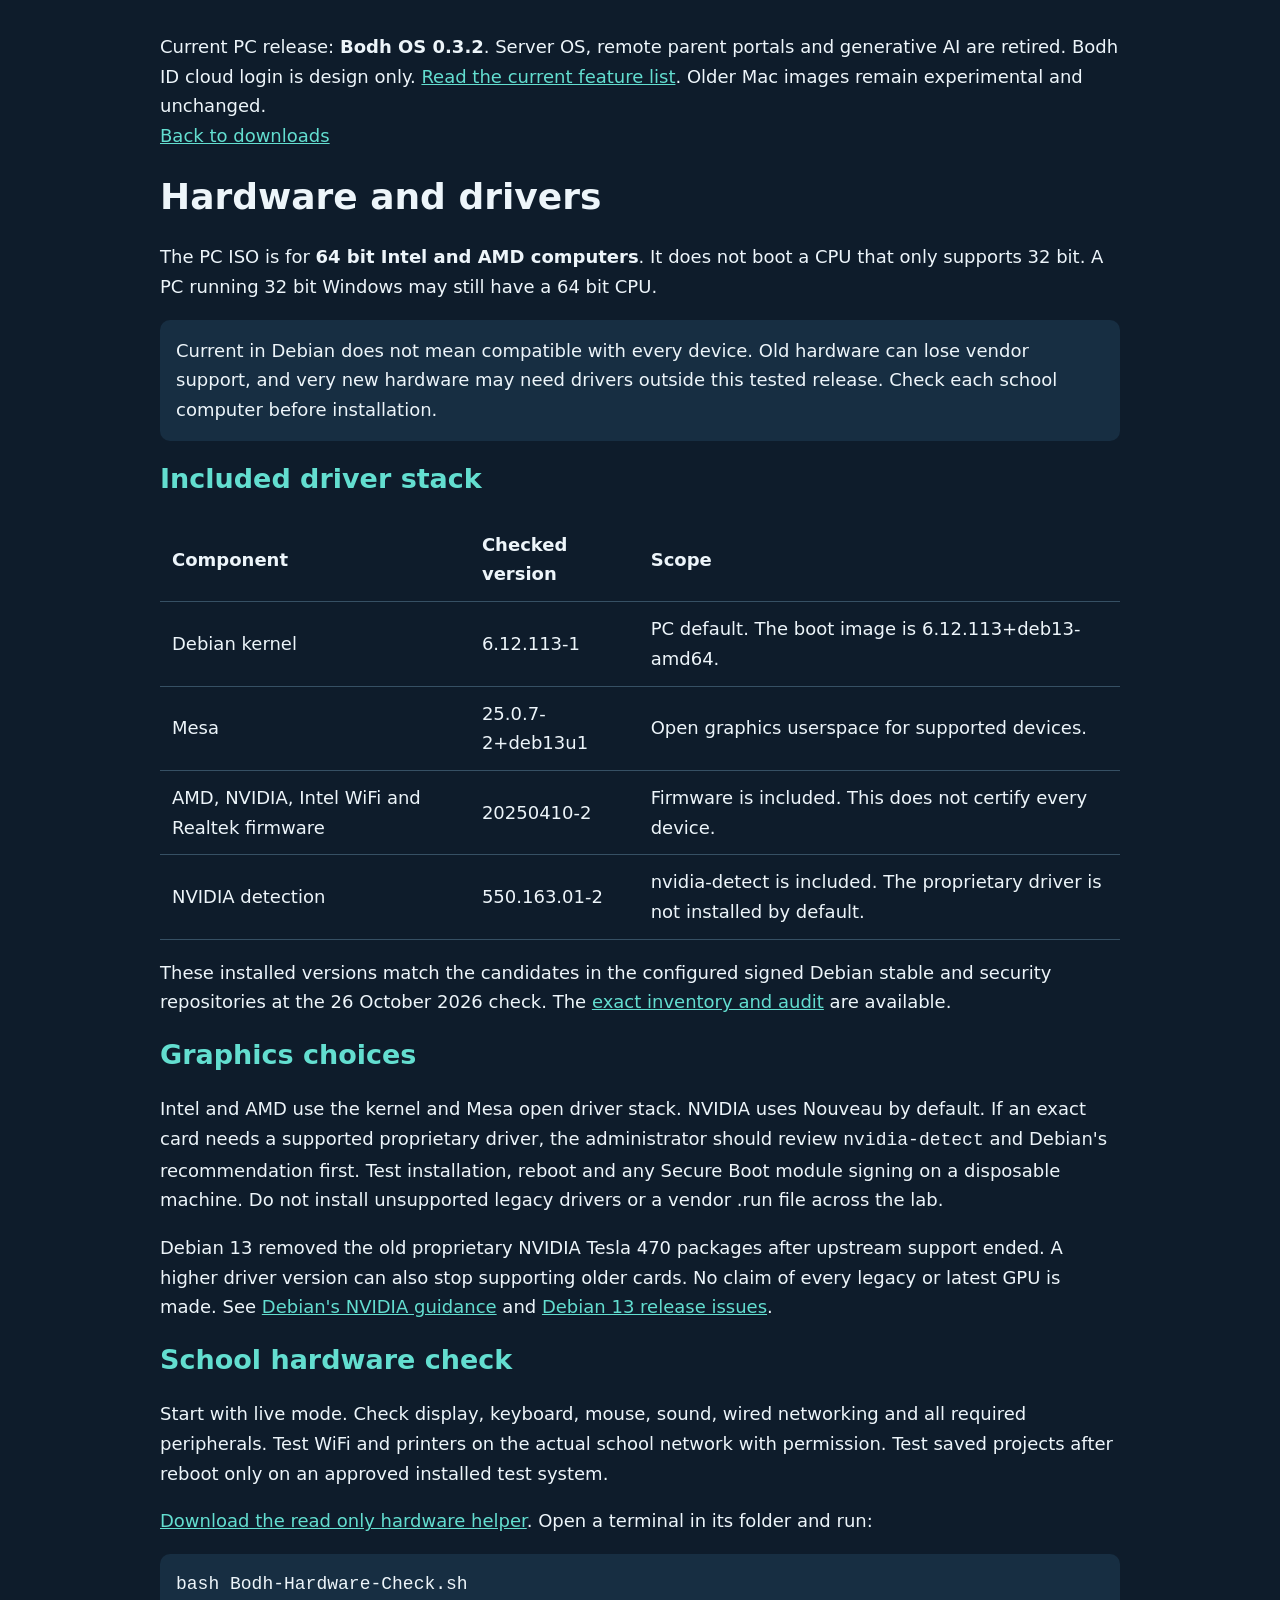
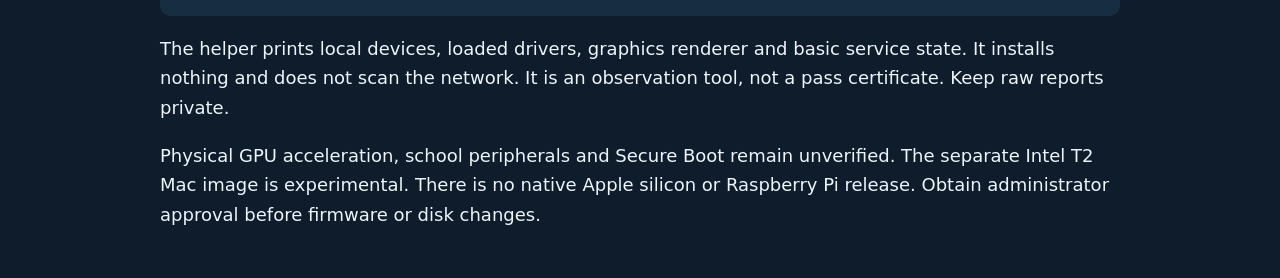
<file: hardware-support.html>
<!doctype html><html lang="en"><head><meta charset="utf-8"><meta name="viewport" content="width=device-width,initial-scale=1"><title>Hardware and drivers</title><style>body{font:18px/1.65 system-ui,sans-serif;background:#0e1c2b;color:#edf5fa;max-width:960px;margin:auto;padding:32px 24px}h1,h2{line-height:1.2}a,h2{color:#63ded0}aside,pre{background:#172e42;border-radius:10px;padding:16px}pre{white-space:pre-wrap;overflow-wrap:anywhere}table{border-collapse:collapse}td,th{padding:12px;border-bottom:1px solid #365064;text-align:left}a:focus-visible{outline:3px solid #63ded0;outline-offset:3px}.scroll{overflow:auto}</style></head><body><main><div class="notice">Current PC release: <strong>Bodh OS 0.3.2</strong>. Server OS, remote parent portals and generative AI are retired. Bodh ID cloud login is design only. <a href="features.html">Read the current feature list</a>. Older Mac images remain experimental and unchanged.</div><nav><a href="index.html">Back to downloads</a></nav><h1>Hardware and drivers</h1>
<p>The PC ISO is for <strong>64 bit Intel and AMD computers</strong>. It does not boot a CPU that only supports 32 bit. A PC running 32 bit Windows may still have a 64 bit CPU.</p>
<aside>Current in Debian does not mean compatible with every device. Old hardware can lose vendor support, and very new hardware may need drivers outside this tested release. Check each school computer before installation.</aside>
<h2>Included driver stack</h2><div class="scroll"><table><thead><tr><th>Component</th><th>Checked version</th><th>Scope</th></tr></thead><tbody>
<tr><td>Debian kernel</td><td>6.12.113-1</td><td>PC default. The boot image is 6.12.113+deb13-amd64.</td></tr>
<tr><td>Mesa</td><td>25.0.7-2+deb13u1</td><td>Open graphics userspace for supported devices.</td></tr>
<tr><td>AMD, NVIDIA, Intel WiFi and Realtek firmware</td><td>20250410-2</td><td>Firmware is included. This does not certify every device.</td></tr>
<tr><td>NVIDIA detection</td><td>550.163.01-2</td><td>nvidia-detect is included. The proprietary driver is not installed by default.</td></tr>
</tbody></table></div>
<p>These installed versions match the candidates in the configured signed Debian stable and security repositories at the 26 October 2026 check. The <a href="https://github.com/AdityaJha2012/BodhOS-Downloads/tree/main/validation/school-2026-10-26">exact inventory and audit</a> are available.</p>
<h2>Graphics choices</h2><p>Intel and AMD use the kernel and Mesa open driver stack. NVIDIA uses Nouveau by default. If an exact card needs a supported proprietary driver, the administrator should review <code>nvidia-detect</code> and Debian's recommendation first. Test installation, reboot and any Secure Boot module signing on a disposable machine. Do not install unsupported legacy drivers or a vendor .run file across the lab.</p>
<p>Debian 13 removed the old proprietary NVIDIA Tesla 470 packages after upstream support ended. A higher driver version can also stop supporting older cards. No claim of every legacy or latest GPU is made. See <a href="https://wiki.debian.org/NvidiaGraphicsDrivers">Debian's NVIDIA guidance</a> and <a href="https://www.debian.org/releases/trixie/release-notes/issues.en.html">Debian 13 release issues</a>.</p>
<h2>School hardware check</h2><p>Start with live mode. Check display, keyboard, mouse, sound, wired networking and all required peripherals. Test WiFi and printers on the actual school network with permission. Test saved projects after reboot only on an approved installed test system.</p><p><a href="Bodh-Hardware-Check.sh" download>Download the read only hardware helper</a>. Open a terminal in its folder and run:</p><pre>bash Bodh-Hardware-Check.sh</pre><p>The helper prints local devices, loaded drivers, graphics renderer and basic service state. It installs nothing and does not scan the network. It is an observation tool, not a pass certificate. Keep raw reports private.</p>
<p>Physical GPU acceleration, school peripherals and Secure Boot remain unverified. The separate Intel T2 Mac image is experimental. There is no native Apple silicon or Raspberry Pi release. Obtain administrator approval before firmware or disk changes.</p></main></body></html>
</file>
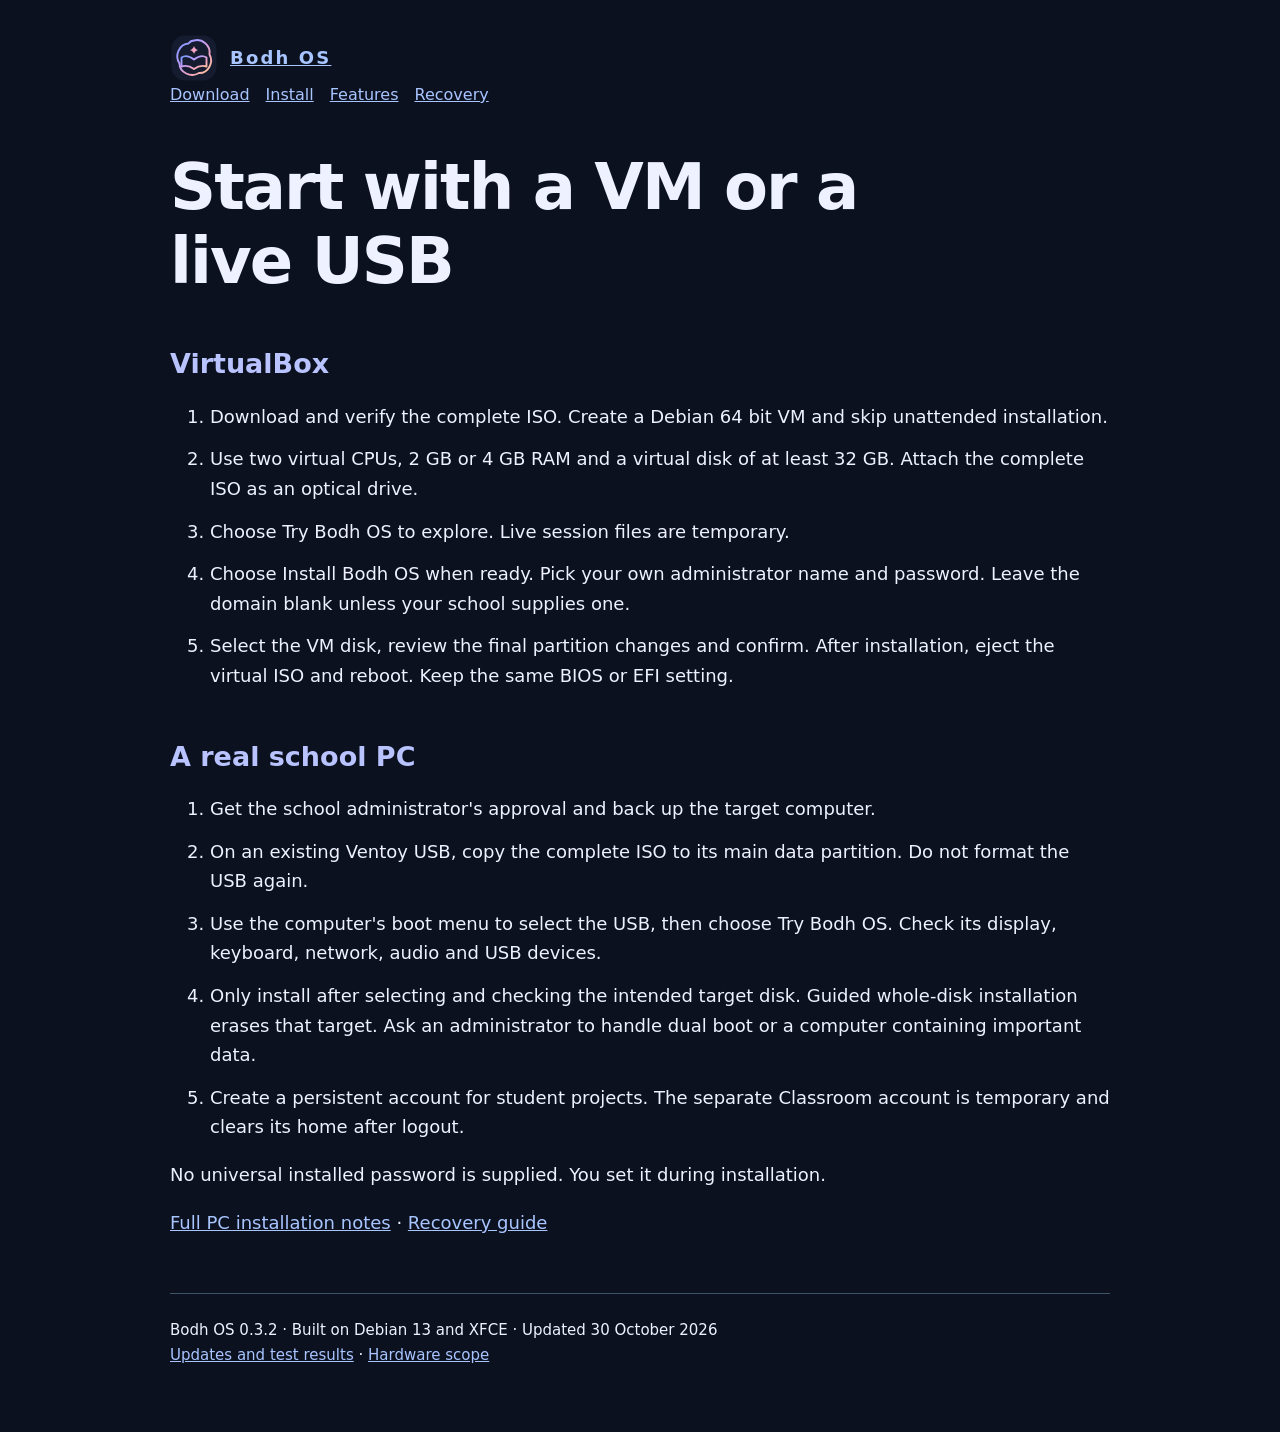
<file: install-on-pc.html>
<!doctype html><html lang="en"><head><meta charset="utf-8"><meta name="viewport" content="width=device-width,initial-scale=1"><title>Installation · Bodh OS</title><link rel="stylesheet" href="styles.css"><style>:root{--accent:#9bb8ff}body{background:#0c1120;color:#eef1ff}a{color:#a8c5ff}.primary{background:linear-gradient(110deg,#9ebcff,#caa7f6,#f3a5c3,#ffc78f);color:#10162b;border:0}pre{white-space:pre-wrap;font:inherit;line-height:1.7}.notice{border-left:3px solid #caa7f6;padding:1rem;background:#171e33;border-radius:8px}nav{display:flex;gap:1rem;flex-wrap:wrap}code{overflow-wrap:anywhere}.brand img{width:48px;height:48px}</style></head><body><header><a class="brand" href="index.html"><img src="bodh-logo.svg" alt="Bodh OS book logo"> Bodh OS</a><nav><a href="index.html">Download</a><a href="installation.html">Install</a><a href="features.html">Features</a><a href="recovery.html">Recovery</a></nav></header><main><h1>Start with a VM or a live USB</h1><h2>VirtualBox</h2><ol><li>Download and verify the complete ISO. Create a Debian 64 bit VM and skip unattended installation.</li><li>Use two virtual CPUs, 2 GB or 4 GB RAM and a virtual disk of at least 32 GB. Attach the complete ISO as an optical drive.</li><li>Choose Try Bodh OS to explore. Live session files are temporary.</li><li>Choose Install Bodh OS when ready. Pick your own administrator name and password. Leave the domain blank unless your school supplies one.</li><li>Select the VM disk, review the final partition changes and confirm. After installation, eject the virtual ISO and reboot. Keep the same BIOS or EFI setting.</li></ol><h2>A real school PC</h2><ol><li>Get the school administrator's approval and back up the target computer.</li><li>On an existing Ventoy USB, copy the complete ISO to its main data partition. Do not format the USB again.</li><li>Use the computer's boot menu to select the USB, then choose Try Bodh OS. Check its display, keyboard, network, audio and USB devices.</li><li>Only install after selecting and checking the intended target disk. Guided whole-disk installation erases that target. Ask an administrator to handle dual boot or a computer containing important data.</li><li>Create a persistent account for student projects. The separate Classroom account is temporary and clears its home after logout.</li></ol><p>No universal installed password is supplied. You set it during installation.</p><p><a href="BodhOS-Install-on-PC.txt">Full PC installation notes</a> · <a href="recovery.html">Recovery guide</a></p></main><footer>Bodh OS 0.3.2 · Built on Debian 13 and XFCE · Updated 30 October 2026<br><a href="security-updates.html">Updates and test results</a> · <a href="hardware-support.html">Hardware scope</a></footer></body></html>
</file>
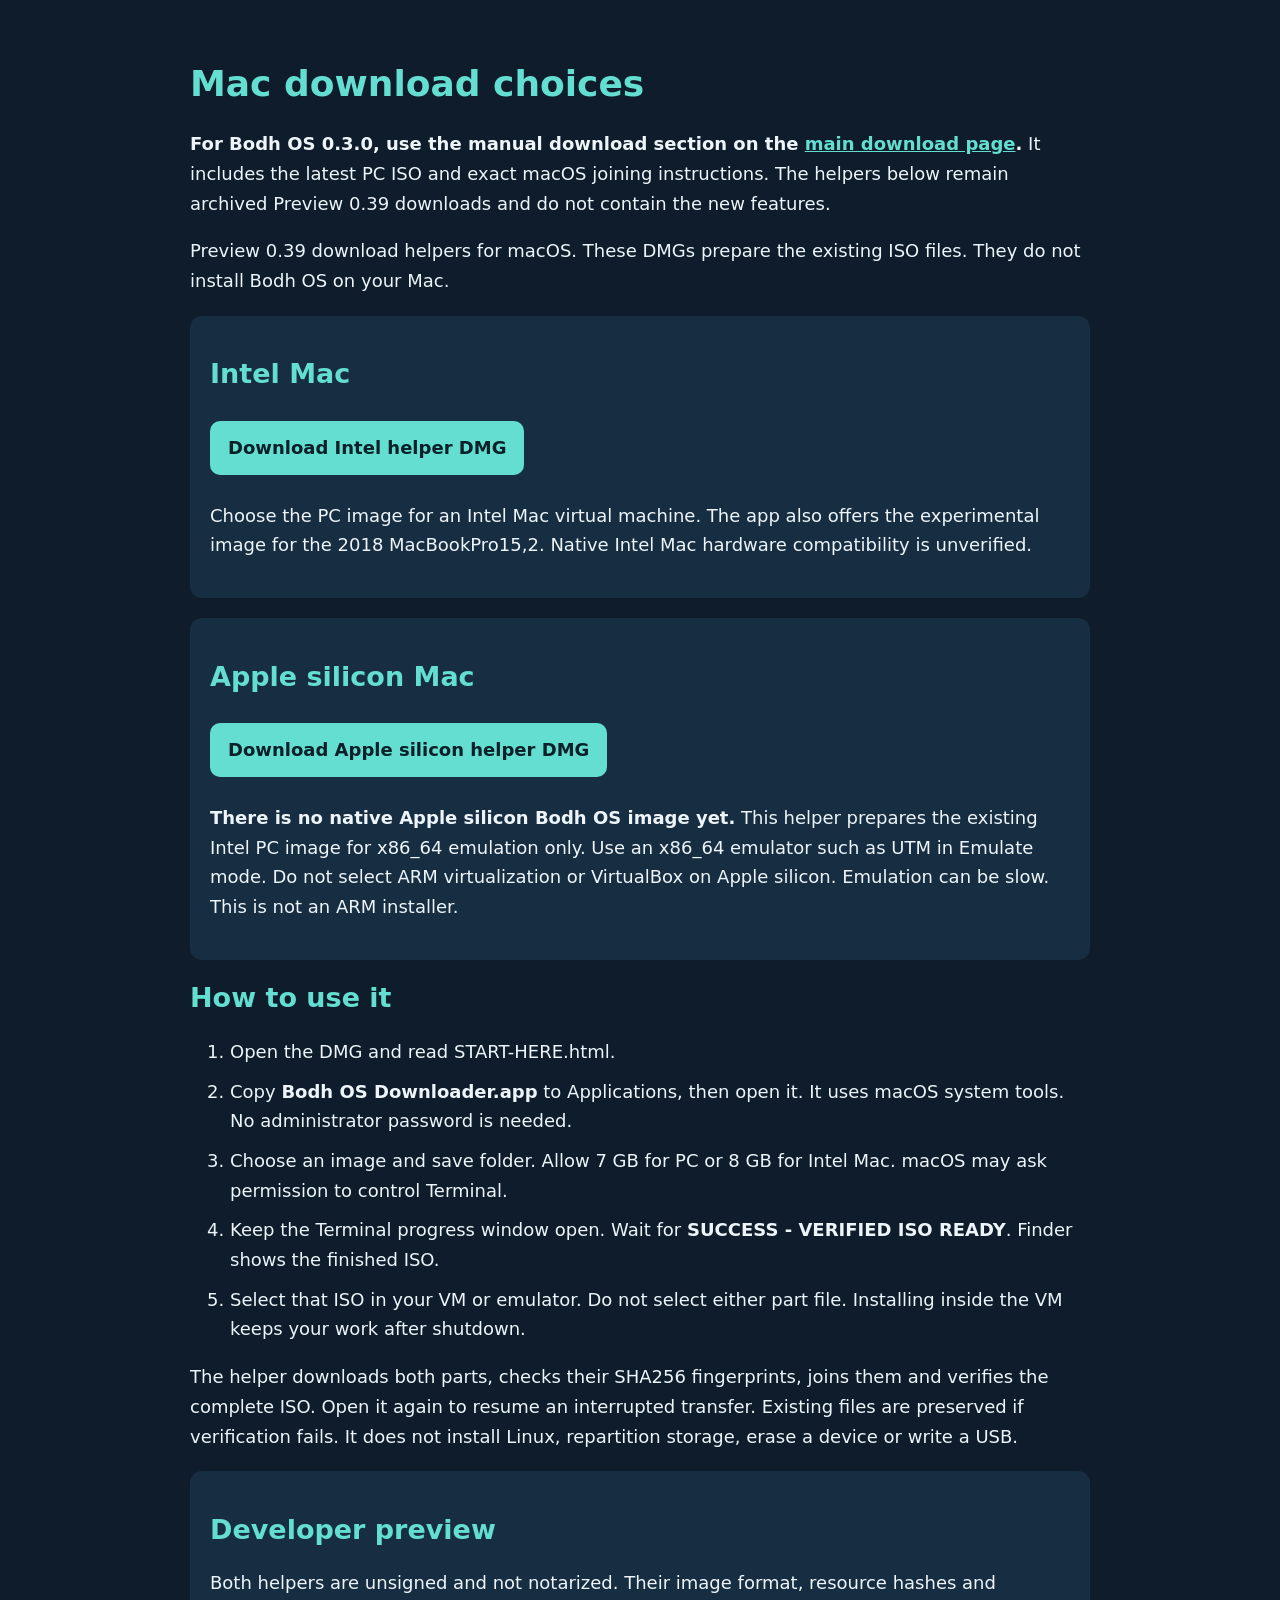
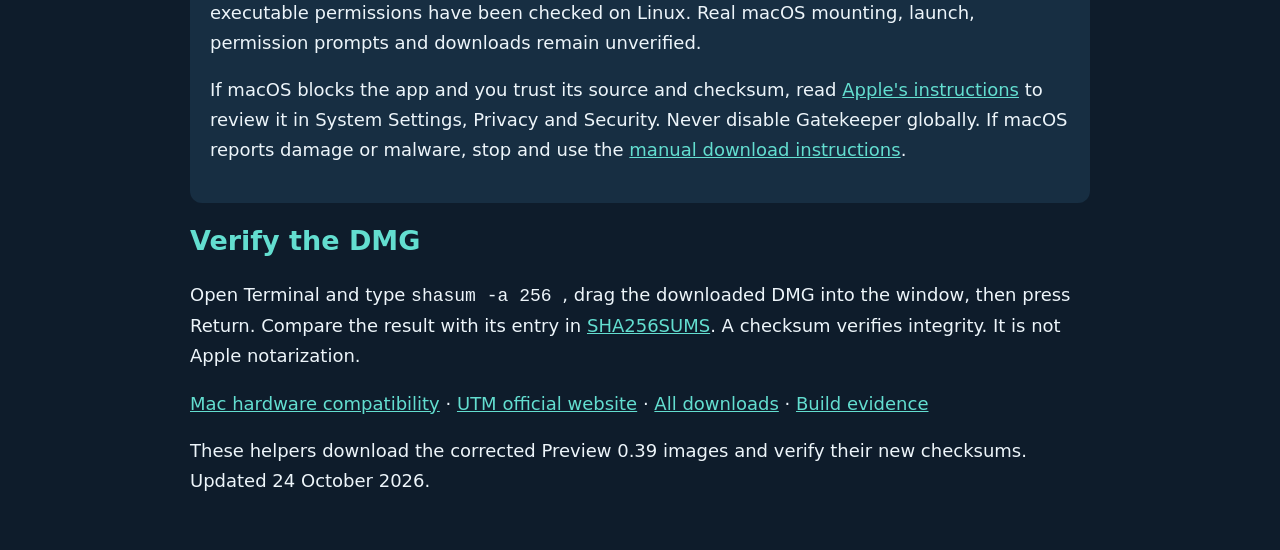
<file: mac-downloader.html>
<!doctype html><html lang="en"><meta charset="utf-8"><meta name="viewport" content="width=device-width,initial-scale=1"><title>Bodh OS downloader for Mac</title><style>body{font:18px/1.65 system-ui,sans-serif;background:#0e1c2b;color:#edf5fa;max-width:900px;margin:auto;padding:38px 24px}h1,h2,a{color:#63ded0}h1,h2{line-height:1.2}.button{display:inline-block;background:#63ded0;color:#08202a;padding:12px 18px;border-radius:10px;font-weight:700;text-decoration:none;margin:8px 8px 8px 0}aside,section{background:#172e42;padding:20px;border-radius:12px;margin:20px 0}code{overflow-wrap:anywhere}li{margin:10px 0}</style>
<h1>Mac download choices</h1><p><strong>For Bodh OS 0.3.0, use the manual download section on the <a href="index.html#manual">main download page</a>.</strong> It includes the latest PC ISO and exact macOS joining instructions. The helpers below remain archived Preview 0.39 downloads and do not contain the new features.</p><p>Preview 0.39 download helpers for macOS. These DMGs prepare the existing ISO files. They do not install Bodh OS on your Mac.</p>
<section><h2>Intel Mac</h2><a class="button" href="https://github.com/AdityaJha2012/BodhOS-Downloads/releases/download/v0.3.0-preview.39/BodhOS-Downloader-Intel-0.3.0-preview.39.dmg">Download Intel helper DMG</a><p>Choose the PC image for an Intel Mac virtual machine. The app also offers the experimental image for the 2018 MacBookPro15,2. Native Intel Mac hardware compatibility is unverified.</p></section>
<section><h2>Apple silicon Mac</h2><a class="button" href="https://github.com/AdityaJha2012/BodhOS-Downloads/releases/download/v0.3.0-preview.39/BodhOS-Downloader-Apple-silicon-0.3.0-preview.39.dmg">Download Apple silicon helper DMG</a><p><strong>There is no native Apple silicon Bodh OS image yet.</strong> This helper prepares the existing Intel PC image for x86_64 emulation only. Use an x86_64 emulator such as UTM in Emulate mode. Do not select ARM virtualization or VirtualBox on Apple silicon. Emulation can be slow. This is not an ARM installer.</p></section>
<h2>How to use it</h2><ol><li>Open the DMG and read START-HERE.html.</li><li>Copy <strong>Bodh OS Downloader.app</strong> to Applications, then open it. It uses macOS system tools. No administrator password is needed.</li><li>Choose an image and save folder. Allow 7 GB for PC or 8 GB for Intel Mac. macOS may ask permission to control Terminal.</li><li>Keep the Terminal progress window open. Wait for <strong>SUCCESS - VERIFIED ISO READY</strong>. Finder shows the finished ISO.</li><li>Select that ISO in your VM or emulator. Do not select either part file. Installing inside the VM keeps your work after shutdown.</li></ol>
<p>The helper downloads both parts, checks their SHA256 fingerprints, joins them and verifies the complete ISO. Open it again to resume an interrupted transfer. Existing files are preserved if verification fails. It does not install Linux, repartition storage, erase a device or write a USB.</p>
<aside><h2>Developer preview</h2><p>Both helpers are unsigned and not notarized. Their image format, resource hashes and executable permissions have been checked on Linux. Real macOS mounting, launch, permission prompts and downloads remain unverified.</p><p>If macOS blocks the app and you trust its source and checksum, read <a href="https://support.apple.com/en-us/102445">Apple's instructions</a> to review it in System Settings, Privacy and Security. Never disable Gatekeeper globally. If macOS reports damage or malware, stop and use the <a href="index.html">manual download instructions</a>.</p></aside>
<h2>Verify the DMG</h2><p>Open Terminal and type <code>shasum -a 256 </code>, drag the downloaded DMG into the window, then press Return. Compare the result with its entry in <a href="SHA256SUMS-preview39">SHA256SUMS</a>. A checksum verifies integrity. It is not Apple notarization.</p>
<p><a href="mac-support.html">Mac hardware compatibility</a> · <a href="https://mac.getutm.app/">UTM official website</a> · <a href="index.html">All downloads</a> · <a href="https://github.com/AdityaJha2012/BodhOS-Downloads/tree/main/validation/preview39">Build evidence</a></p><p>These helpers download the corrected Preview 0.39 images and verify their new checksums. Updated 24 October 2026.</p></html>
</file>
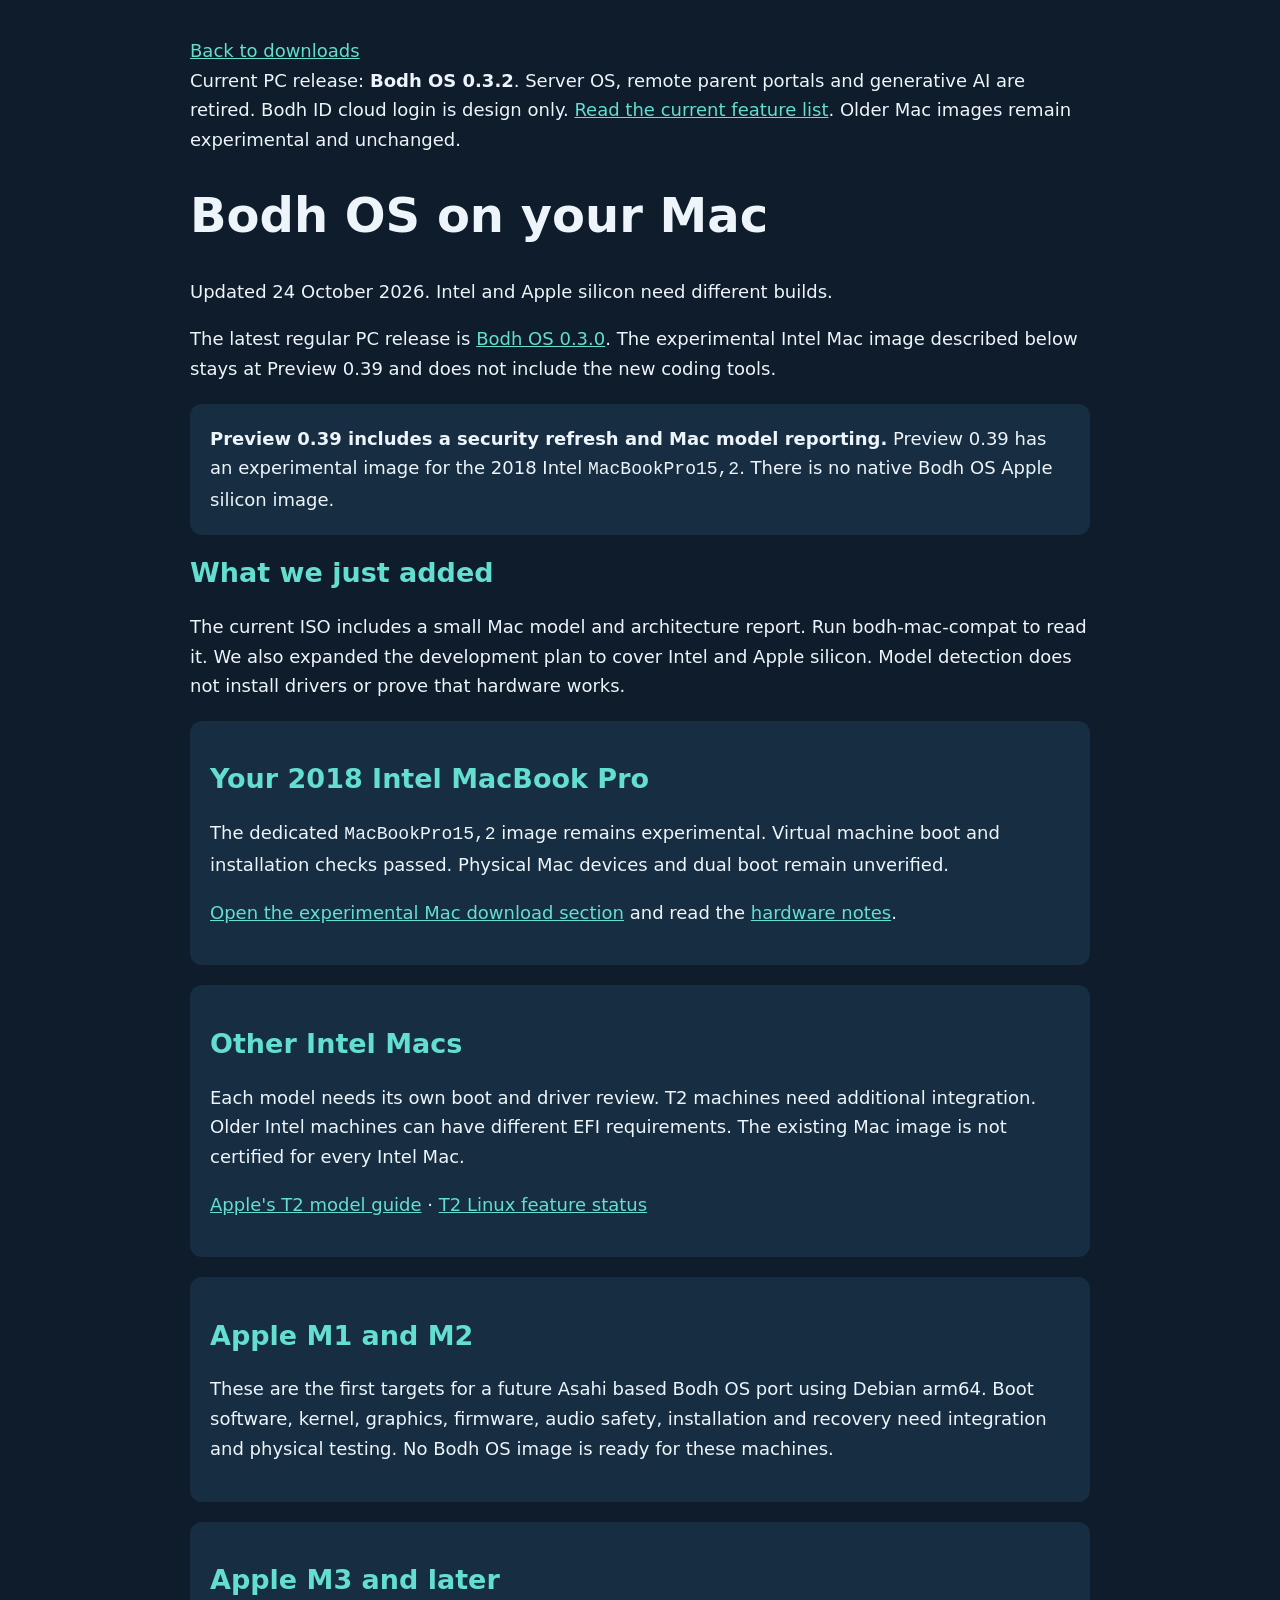
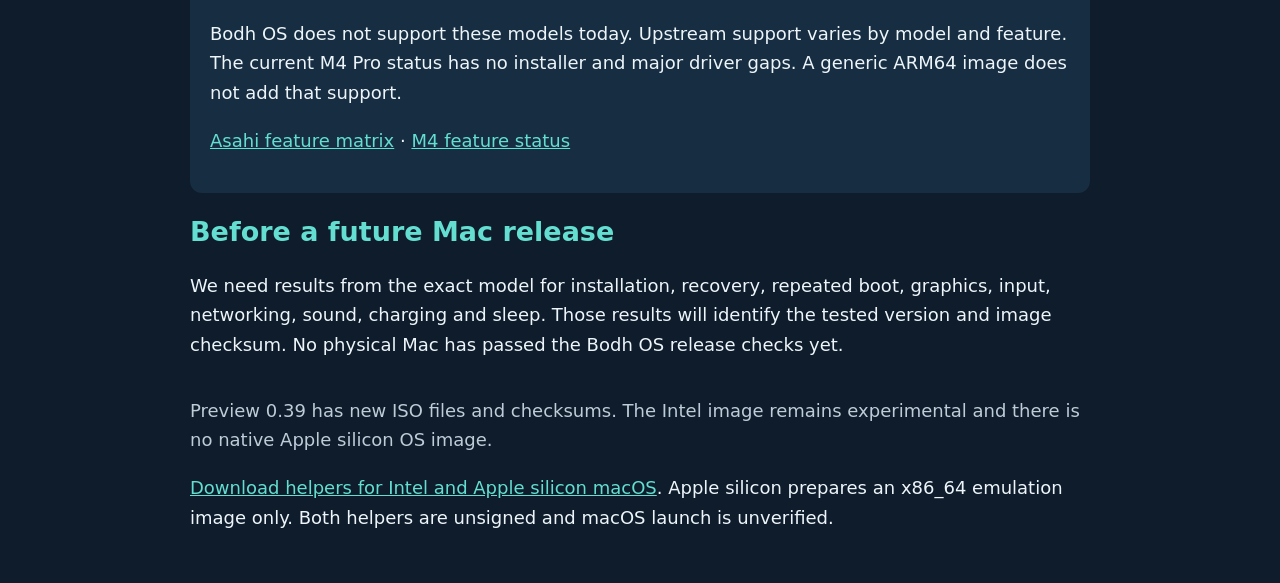
<file: mac-support.html>
<!doctype html>
<html lang="en">
<head>
<meta charset="utf-8">
<meta name="viewport" content="width=device-width,initial-scale=1">
<title>Bodh OS | Mac compatibility</title>
<style>
body{font:18px/1.65 system-ui,sans-serif;background:#0e1c2b;color:#edf5fa;max-width:900px;margin:auto;padding:36px 24px}h1,h2{line-height:1.2}h1{font-size:clamp(2rem,6vw,3rem)}a,h2{color:#63ded0}article,aside{background:#172e42;border-radius:12px;padding:20px;margin:20px 0}code{overflow-wrap:anywhere}a:focus-visible{outline:3px solid #63ded0;outline-offset:4px}footer{margin-top:36px;color:#bdccd7}
</style>
</head>
<body>
<nav aria-label="Main"><a href="index.html">Back to downloads</a></nav>
<main><div class="notice">Current PC release: <strong>Bodh OS 0.3.2</strong>. Server OS, remote parent portals and generative AI are retired. Bodh ID cloud login is design only. <a href="features.html">Read the current feature list</a>. Older Mac images remain experimental and unchanged.</div>
<h1>Bodh OS on your Mac</h1>
<p>Updated 24 October 2026. Intel and Apple silicon need different builds.</p>
<p>The latest regular PC release is <a href="index.html">Bodh OS 0.3.0</a>. The experimental Intel Mac image described below stays at Preview 0.39 and does not include the new coding tools.</p><aside><strong>Preview 0.39 includes a security refresh and Mac model reporting.</strong> Preview 0.39 has an experimental image for the 2018 Intel <code>MacBookPro15,2</code>. There is no native Bodh OS Apple silicon image.</aside>
<h2>What we just added</h2>
<p>The current ISO includes a small Mac model and architecture report. Run bodh-mac-compat to read it. We also expanded the development plan to cover Intel and Apple silicon. Model detection does not install drivers or prove that hardware works.</p>
<article>
<h2>Your 2018 Intel MacBook Pro</h2>
<p>The dedicated <code>MacBookPro15,2</code> image remains experimental. Virtual machine boot and installation checks passed. Physical Mac devices and dual boot remain unverified.</p>
<p><a href="index.html#experimental-mac">Open the experimental Mac download section</a> and read the <a href="Mac-hardware-notes.txt">hardware notes</a>.</p>
</article>
<article>
<h2>Other Intel Macs</h2>
<p>Each model needs its own boot and driver review. T2 machines need additional integration. Older Intel machines can have different EFI requirements. The existing Mac image is not certified for every Intel Mac.</p>
<p><a href="https://support.apple.com/en-us/103265">Apple's T2 model guide</a> · <a href="https://wiki.t2linux.org/state/">T2 Linux feature status</a></p>
</article>
<article>
<h2>Apple M1 and M2</h2>
<p>These are the first targets for a future Asahi based Bodh OS port using Debian arm64. Boot software, kernel, graphics, firmware, audio safety, installation and recovery need integration and physical testing. No Bodh OS image is ready for these machines.</p>
</article>
<article>
<h2>Apple M3 and later</h2>
<p>Bodh OS does not support these models today. Upstream support varies by model and feature. The current M4 Pro status has no installer and major driver gaps. A generic ARM64 image does not add that support.</p>
<p><a href="https://asahilinux.org/docs/platform/feature-support/overview/">Asahi feature matrix</a> · <a href="https://asahilinux.org/docs/platform/feature-support/m4/">M4 feature status</a></p>
</article>
<h2>Before a future Mac release</h2>
<p>We need results from the exact model for installation, recovery, repeated boot, graphics, input, networking, sound, charging and sleep. Those results will identify the tested version and image checksum. No physical Mac has passed the Bodh OS release checks yet.</p>
</main>
<footer>Preview 0.39 has new ISO files and checksums. The Intel image remains experimental and there is no native Apple silicon OS image.</footer>
</body>
<p><a href="mac-downloader.html">Download helpers for Intel and Apple silicon macOS</a>. Apple silicon prepares an x86_64 emulation image only. Both helpers are unsigned and macOS launch is unverified.</p></html>
</file>
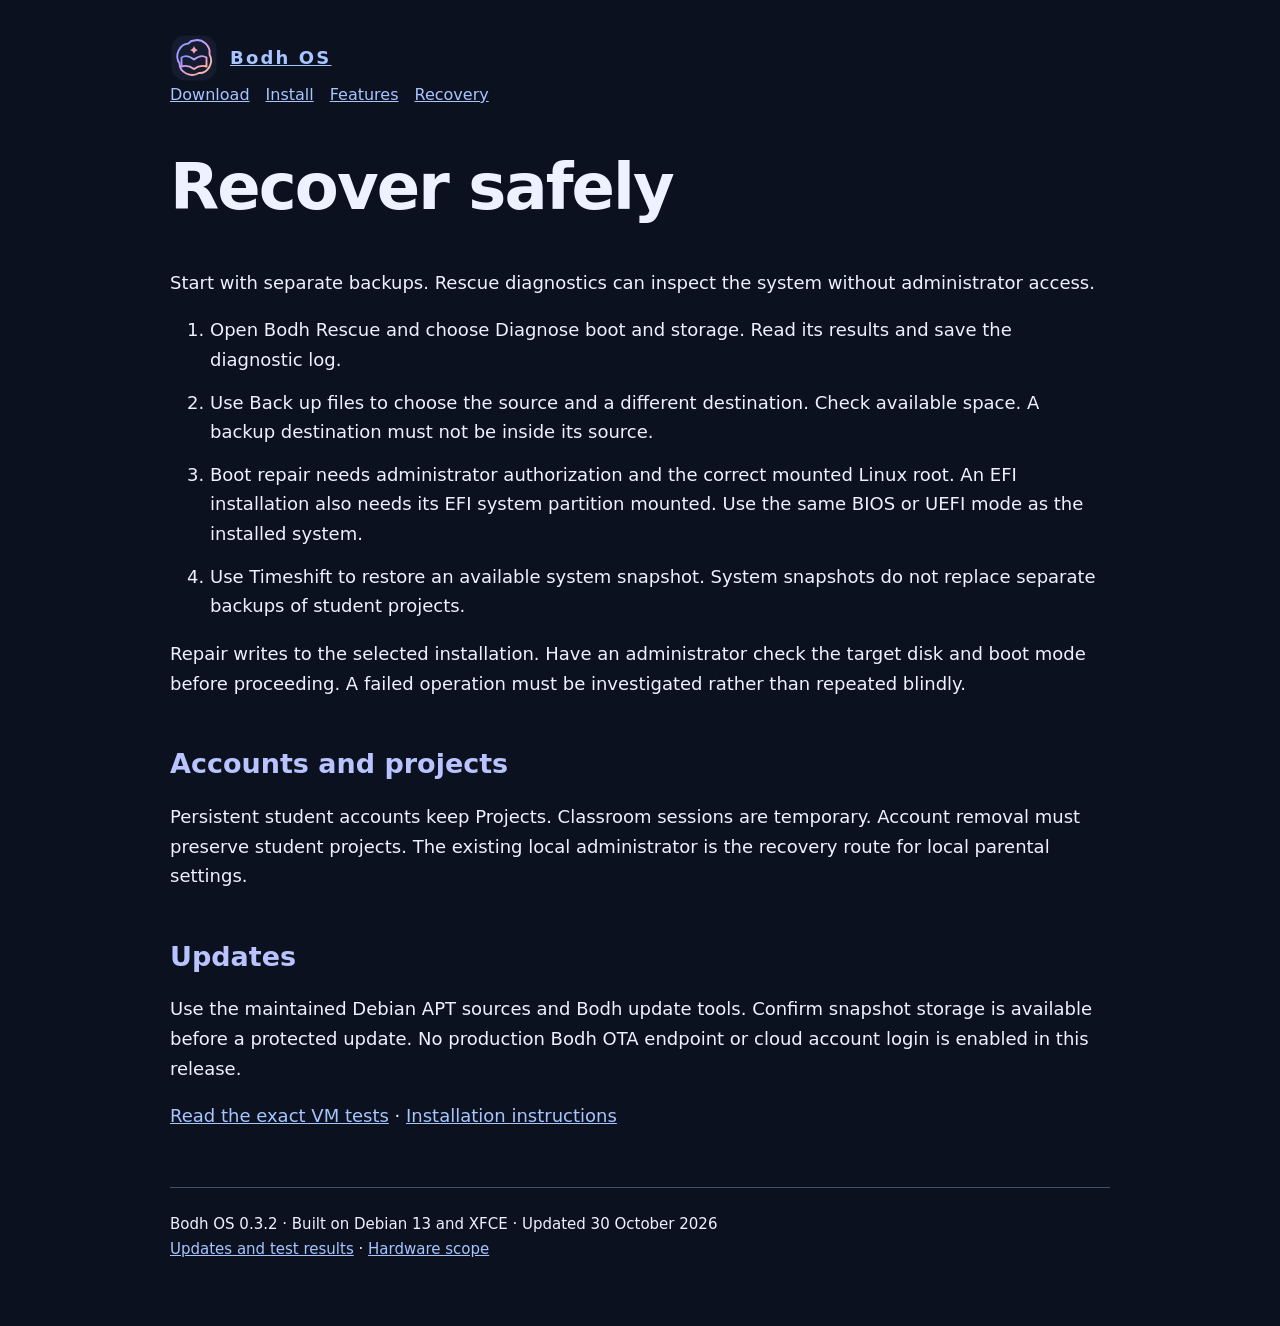
<file: recovery.html>
<!doctype html><html lang="en"><head><meta charset="utf-8"><meta name="viewport" content="width=device-width,initial-scale=1"><title>Recovery · Bodh OS</title><link rel="stylesheet" href="styles.css"><style>:root{--accent:#9bb8ff}body{background:#0c1120;color:#eef1ff}a{color:#a8c5ff}.primary{background:linear-gradient(110deg,#9ebcff,#caa7f6,#f3a5c3,#ffc78f);color:#10162b;border:0}pre{white-space:pre-wrap;font:inherit;line-height:1.7}.notice{border-left:3px solid #caa7f6;padding:1rem;background:#171e33;border-radius:8px}nav{display:flex;gap:1rem;flex-wrap:wrap}code{overflow-wrap:anywhere}.brand img{width:48px;height:48px}</style></head><body><header><a class="brand" href="index.html"><img src="bodh-logo.svg" alt="Bodh OS book logo"> Bodh OS</a><nav><a href="index.html">Download</a><a href="installation.html">Install</a><a href="features.html">Features</a><a href="recovery.html">Recovery</a></nav></header><main><h1>Recover safely</h1><p>Start with separate backups. Rescue diagnostics can inspect the system without administrator access.</p><ol><li>Open Bodh Rescue and choose Diagnose boot and storage. Read its results and save the diagnostic log.</li><li>Use Back up files to choose the source and a different destination. Check available space. A backup destination must not be inside its source.</li><li>Boot repair needs administrator authorization and the correct mounted Linux root. An EFI installation also needs its EFI system partition mounted. Use the same BIOS or UEFI mode as the installed system.</li><li>Use Timeshift to restore an available system snapshot. System snapshots do not replace separate backups of student projects.</li></ol><p>Repair writes to the selected installation. Have an administrator check the target disk and boot mode before proceeding. A failed operation must be investigated rather than repeated blindly.</p><h2>Accounts and projects</h2><p>Persistent student accounts keep Projects. Classroom sessions are temporary. Account removal must preserve student projects. The existing local administrator is the recovery route for local parental settings.</p><h2>Updates</h2><p>Use the maintained Debian APT sources and Bodh update tools. Confirm snapshot storage is available before a protected update. No production Bodh OTA endpoint or cloud account login is enabled in this release.</p><p><a href="TEST-RESULTS.txt">Read the exact VM tests</a> · <a href="installation.html">Installation instructions</a></p></main><footer>Bodh OS 0.3.2 · Built on Debian 13 and XFCE · Updated 30 October 2026<br><a href="security-updates.html">Updates and test results</a> · <a href="hardware-support.html">Hardware scope</a></footer></body></html>
</file>
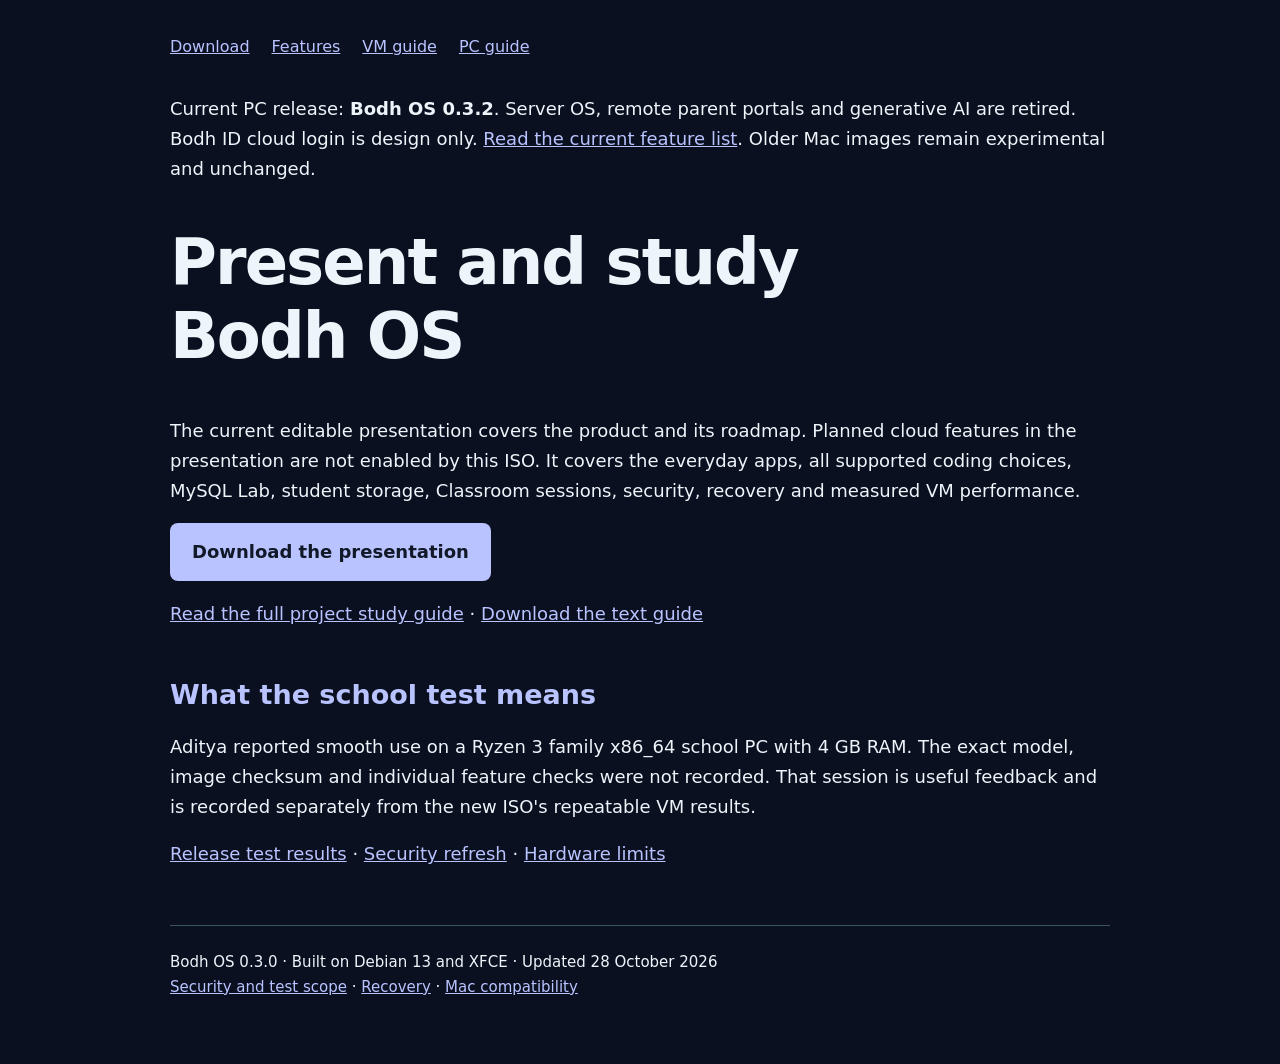
<file: school-security.html>
<!doctype html>
<html lang="en"><head><meta charset="utf-8"><meta name="viewport" content="width=device-width,initial-scale=1"><title>Bodh OS presentation and study guide</title><link rel="stylesheet" href="styles.css"></head><body><nav><a href="index.html">Download</a><a href="features.html">Features</a><a href="installation.html">VM guide</a><a href="install-on-pc.html">PC guide</a></nav><main><div class="notice">Current PC release: <strong>Bodh OS 0.3.2</strong>. Server OS, remote parent portals and generative AI are retired. Bodh ID cloud login is design only. <a href="features.html">Read the current feature list</a>. Older Mac images remain experimental and unchanged.</div><h1>Present and study Bodh OS</h1><p>The current editable presentation covers the product and its roadmap. Planned cloud features in the presentation are not enabled by this ISO. It covers the everyday apps, all supported coding choices, MySQL Lab, student storage, Classroom sessions, security, recovery and measured VM performance.</p><p><a class="button" href="https://github.com/AdityaJha2012/BodhOS-Downloads/releases/download/v0.3.0/goffy.pptx">Download the presentation</a></p><p><a href="full-os-study-guide.html">Read the full project study guide</a> · <a href="BodhOS-Study-Guide.txt">Download the text guide</a></p><h2>What the school test means</h2><p>Aditya reported smooth use on a Ryzen 3 family x86_64 school PC with 4 GB RAM. The exact model, image checksum and individual feature checks were not recorded. That session is useful feedback and is recorded separately from the new ISO's repeatable VM results.</p><p><a href="validation/login-refinement/TEST-RESULTS.txt">Release test results</a> · <a href="security-updates.html">Security refresh</a> · <a href="hardware-support.html">Hardware limits</a></p></main><footer>Bodh OS 0.3.0 · Built on Debian 13 and XFCE · Updated 28 October 2026<br><a href="security-updates.html">Security and test scope</a> · <a href="recovery.html">Recovery</a> · <a href="mac-support.html">Mac compatibility</a></footer></body></html>
</file>
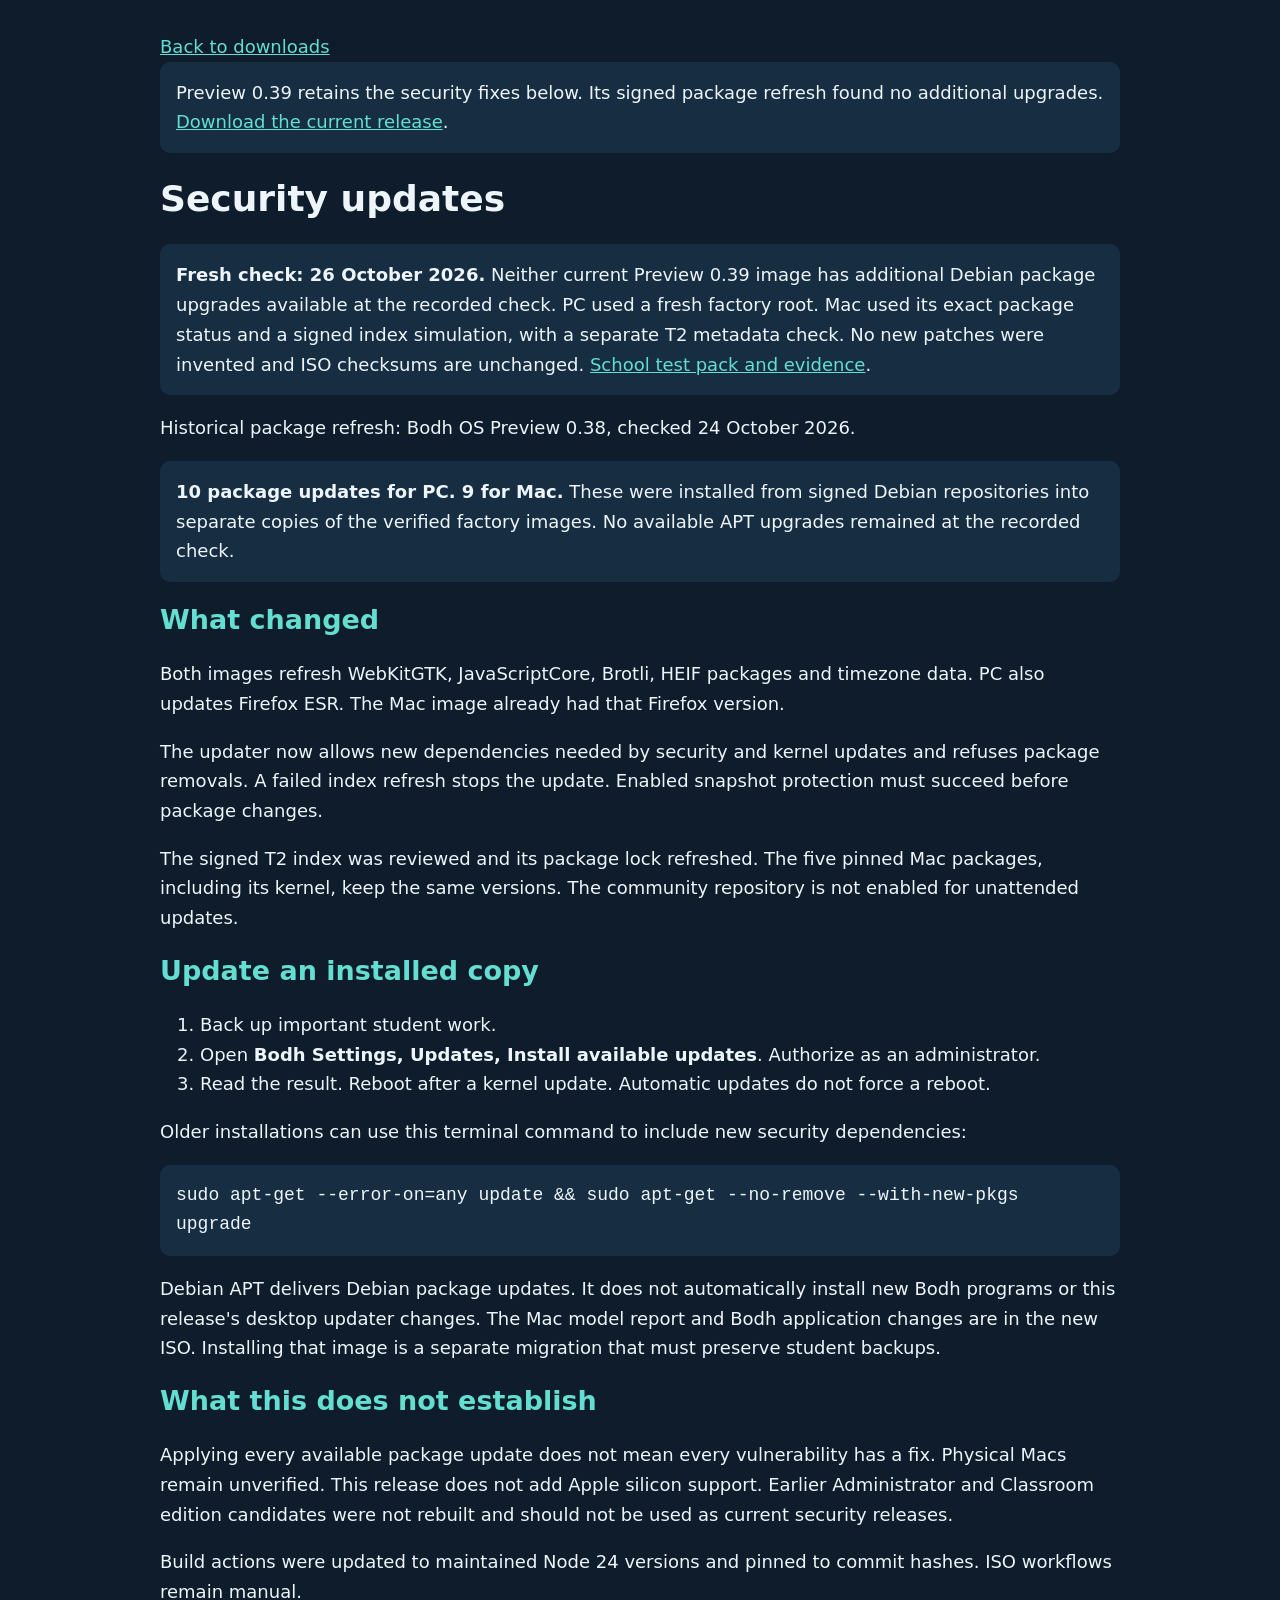
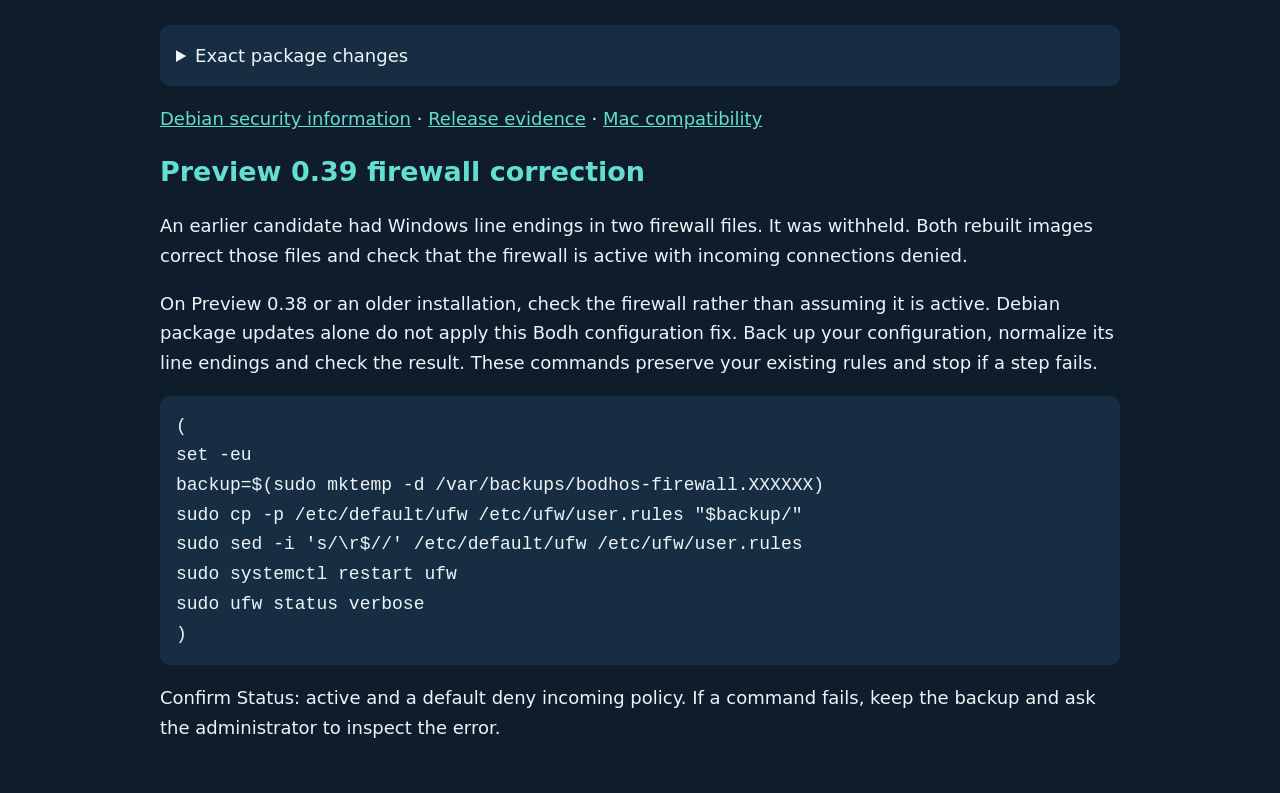
<file: security-preview39.html>
<!doctype html><html lang="en"><head><meta charset="utf-8"><meta name="viewport" content="width=device-width,initial-scale=1"><title>Bodh OS security updates</title><style>body{font:18px/1.65 system-ui,sans-serif;background:#0e1c2b;color:#edf5fa;max-width:960px;margin:auto;padding:32px 24px}h1,h2{line-height:1.2}a,h2{color:#63ded0}aside,details,pre{background:#172e42;border-radius:10px;padding:16px}pre{white-space:pre-wrap;overflow-wrap:anywhere}table{border-collapse:collapse;font-size:14px}th,td{padding:10px;border-bottom:1px solid #365064;text-align:left}code{overflow-wrap:anywhere}.scroll{overflow:auto}a:focus-visible{outline:3px solid #63ded0;outline-offset:3px}</style></head><body><main><nav><a href="index.html">Back to downloads</a></nav>
<aside>Preview 0.39 retains the security fixes below. Its signed package refresh found no additional upgrades. <a href="index.html">Download the current release</a>.</aside><h1>Security updates</h1><aside><strong>Fresh check: 26 October 2026.</strong> Neither current Preview 0.39 image has additional Debian package upgrades available at the recorded check. PC used a fresh factory root. Mac used its exact package status and a signed index simulation, with a separate T2 metadata check. No new patches were invented and ISO checksums are unchanged. <a href="school-security.html">School test pack and evidence</a>.</aside><p>Historical package refresh: Bodh OS Preview 0.38, checked 24 October 2026.</p>
<aside><strong>10 package updates for PC. 9 for Mac.</strong> These were installed from signed Debian repositories into separate copies of the verified factory images. No available APT upgrades remained at the recorded check.</aside>
<h2>What changed</h2><p>Both images refresh WebKitGTK, JavaScriptCore, Brotli, HEIF packages and timezone data. PC also updates Firefox ESR. The Mac image already had that Firefox version.</p>
<p>The updater now allows new dependencies needed by security and kernel updates and refuses package removals. A failed index refresh stops the update. Enabled snapshot protection must succeed before package changes.</p>
<p>The signed T2 index was reviewed and its package lock refreshed. The five pinned Mac packages, including its kernel, keep the same versions. The community repository is not enabled for unattended updates.</p>
<h2>Update an installed copy</h2><ol><li>Back up important student work.</li><li>Open <strong>Bodh Settings, Updates, Install available updates</strong>. Authorize as an administrator.</li><li>Read the result. Reboot after a kernel update. Automatic updates do not force a reboot.</li></ol>
<p>Older installations can use this terminal command to include new security dependencies:</p>
<pre>sudo apt-get --error-on=any update &amp;&amp; sudo apt-get --no-remove --with-new-pkgs upgrade</pre>
<p>Debian APT delivers Debian package updates. It does not automatically install new Bodh programs or this release's desktop updater changes. The Mac model report and Bodh application changes are in the new ISO. Installing that image is a separate migration that must preserve student backups.</p>
<h2>What this does not establish</h2><p>Applying every available package update does not mean every vulnerability has a fix. Physical Macs remain unverified. This release does not add Apple silicon support. Earlier Administrator and Classroom edition candidates were not rebuilt and should not be used as current security releases.</p>
<p>Build actions were updated to maintained Node 24 versions and pinned to commit hashes. ISO workflows remain manual.</p>
<details><summary>Exact package changes</summary><div class="scroll"><table><thead><tr><th>Image</th><th>Package</th><th>Before</th><th>After</th></tr></thead><tbody><tr><td>pc</td><td>firefox-esr</td><td>153.5.0esr-1~deb13u1</td><td>153.5.1esr-1~deb13u1</td></tr><tr><td>pc</td><td>libbrotli1:amd64</td><td>1.1.0-2+b7</td><td>1.1.0-2+deb13u1</td></tr><tr><td>pc</td><td>libheif-plugin-aomenc:amd64</td><td>1.23.4-1~deb13u1</td><td>1.23.6-2~deb13u1</td></tr><tr><td>pc</td><td>libheif-plugin-dav1d:amd64</td><td>1.23.4-1~deb13u1</td><td>1.23.6-2~deb13u1</td></tr><tr><td>pc</td><td>libheif-plugin-libde265:amd64</td><td>1.23.4-1~deb13u1</td><td>1.23.6-2~deb13u1</td></tr><tr><td>pc</td><td>libheif-plugin-x265:amd64</td><td>1.23.4-1~deb13u1</td><td>1.23.6-2~deb13u1</td></tr><tr><td>pc</td><td>libheif1:amd64</td><td>1.23.4-1~deb13u1</td><td>1.23.6-2~deb13u1</td></tr><tr><td>pc</td><td>libjavascriptcoregtk-4.1-0:amd64</td><td>2.54.0-1~deb13u2</td><td>2.54.0-1~deb13u3</td></tr><tr><td>pc</td><td>libwebkit2gtk-4.1-0:amd64</td><td>2.54.0-1~deb13u2</td><td>2.54.0-1~deb13u3</td></tr><tr><td>pc</td><td>tzdata</td><td>2026c-0+deb13u1</td><td>2026e-0+deb13u1</td></tr><tr><td>mac</td><td>libbrotli1:amd64</td><td>1.1.0-2+b7</td><td>1.1.0-2+deb13u1</td></tr><tr><td>mac</td><td>libheif-plugin-aomenc:amd64</td><td>1.23.4-1~deb13u1</td><td>1.23.6-2~deb13u1</td></tr><tr><td>mac</td><td>libheif-plugin-dav1d:amd64</td><td>1.23.4-1~deb13u1</td><td>1.23.6-2~deb13u1</td></tr><tr><td>mac</td><td>libheif-plugin-libde265:amd64</td><td>1.23.4-1~deb13u1</td><td>1.23.6-2~deb13u1</td></tr><tr><td>mac</td><td>libheif-plugin-x265:amd64</td><td>1.23.4-1~deb13u1</td><td>1.23.6-2~deb13u1</td></tr><tr><td>mac</td><td>libheif1:amd64</td><td>1.23.4-1~deb13u1</td><td>1.23.6-2~deb13u1</td></tr><tr><td>mac</td><td>libjavascriptcoregtk-4.1-0:amd64</td><td>2.54.0-1~deb13u2</td><td>2.54.0-1~deb13u3</td></tr><tr><td>mac</td><td>libwebkit2gtk-4.1-0:amd64</td><td>2.54.0-1~deb13u2</td><td>2.54.0-1~deb13u3</td></tr><tr><td>mac</td><td>tzdata</td><td>2026c-0+deb13u1</td><td>2026e-0+deb13u1</td></tr></tbody></table></div></details>
<p><a href="https://www.debian.org/security/">Debian security information</a> · <a href="https://github.com/AdityaJha2012/BodhOS-Downloads/tree/main/validation/preview38">Release evidence</a> · <a href="mac-support.html">Mac compatibility</a></p><h2>Preview 0.39 firewall correction</h2><p>An earlier candidate had Windows line endings in two firewall files. It was withheld. Both rebuilt images correct those files and check that the firewall is active with incoming connections denied.</p><p>On Preview 0.38 or an older installation, check the firewall rather than assuming it is active. Debian package updates alone do not apply this Bodh configuration fix. Back up your configuration, normalize its line endings and check the result. These commands preserve your existing rules and stop if a step fails.</p><pre><code>(
set -eu
backup=$(sudo mktemp -d /var/backups/bodhos-firewall.XXXXXX)
sudo cp -p /etc/default/ufw /etc/ufw/user.rules "$backup/"
sudo sed -i 's/\r$//' /etc/default/ufw /etc/ufw/user.rules
sudo systemctl restart ufw
sudo ufw status verbose
)</code></pre><p>Confirm Status: active and a default deny incoming policy. If a command fails, keep the backup and ask the administrator to inspect the error.</p></main></body></html>
</file>
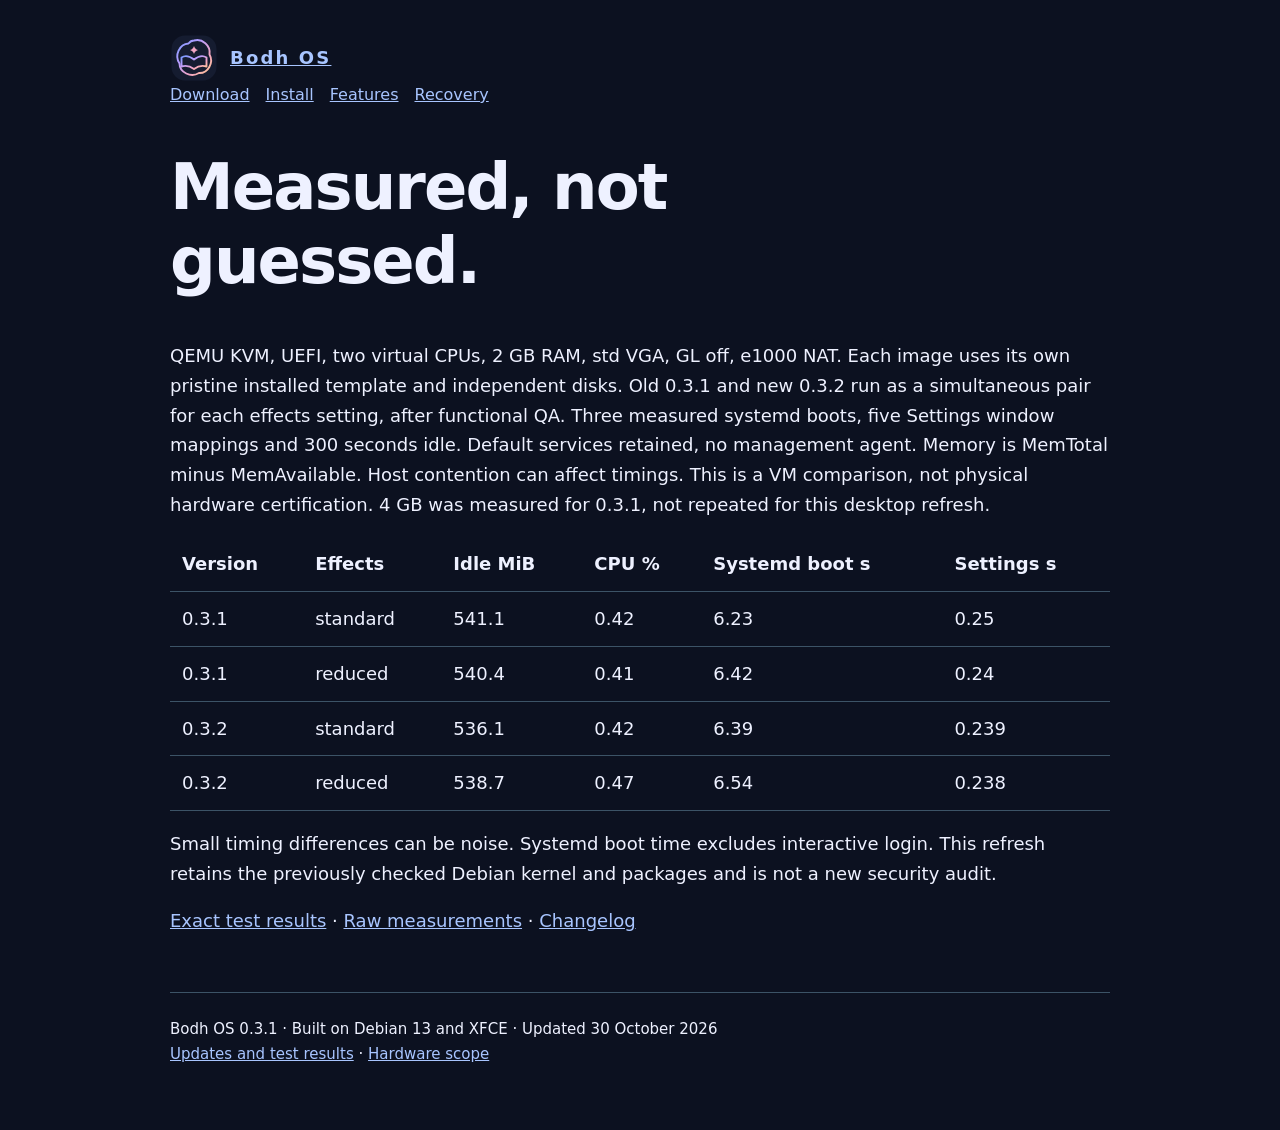
<file: security-updates.html>
<!doctype html><html lang="en"><head><meta charset="utf-8"><meta name="viewport" content="width=device-width,initial-scale=1"><title>Measured results · Bodh OS</title><link rel="stylesheet" href="styles.css"><style>:root{--accent:#9bb8ff}body{background:#0c1120;color:#eef1ff}a{color:#a8c5ff}.primary{background:linear-gradient(110deg,#9ebcff,#caa7f6,#f3a5c3,#ffc78f);color:#10162b;border:0}pre{white-space:pre-wrap;font:inherit;line-height:1.7}.notice{border-left:3px solid #caa7f6;padding:1rem;background:#171e33;border-radius:8px}nav{display:flex;gap:1rem;flex-wrap:wrap}code{overflow-wrap:anywhere}.brand img{width:48px;height:48px}</style></head><body><header><a class="brand" href="index.html"><img src="bodh-logo.svg" alt="Bodh OS book logo"> Bodh OS</a><nav><a href="index.html">Download</a><a href="installation.html">Install</a><a href="features.html">Features</a><a href="recovery.html">Recovery</a></nav></header><main><h1>Measured, not guessed.</h1><p>QEMU KVM, UEFI, two virtual CPUs, 2 GB RAM, std VGA, GL off, e1000 NAT. Each image uses its own pristine installed template and independent disks. Old 0.3.1 and new 0.3.2 run as a simultaneous pair for each effects setting, after functional QA. Three measured systemd boots, five Settings window mappings and 300 seconds idle. Default services retained, no management agent. Memory is MemTotal minus MemAvailable. Host contention can affect timings. This is a VM comparison, not physical hardware certification. 4 GB was measured for 0.3.1, not repeated for this desktop refresh.</p><div style="overflow:auto"><table><tr><th>Version</th><th>Effects</th><th>Idle MiB</th><th>CPU %</th><th>Systemd boot s</th><th>Settings s</th></tr><tr><td>0.3.1</td><td>standard</td><td>541.1</td><td>0.42</td><td>6.23</td><td>0.25</td></tr><tr><td>0.3.1</td><td>reduced</td><td>540.4</td><td>0.41</td><td>6.42</td><td>0.24</td></tr><tr><td>0.3.2</td><td>standard</td><td>536.1</td><td>0.42</td><td>6.39</td><td>0.239</td></tr><tr><td>0.3.2</td><td>reduced</td><td>538.7</td><td>0.47</td><td>6.54</td><td>0.238</td></tr></table></div><p>Small timing differences can be noise. Systemd boot time excludes interactive login. This refresh retains the previously checked Debian kernel and packages and is not a new security audit.</p><p><a href="TEST-RESULTS.txt">Exact test results</a> · <a href="PERFORMANCE.json">Raw measurements</a> · <a href="CHANGELOG.txt">Changelog</a></p></main><footer>Bodh OS 0.3.1 · Built on Debian 13 and XFCE · Updated 30 October 2026<br><a href="security-updates.html">Updates and test results</a> · <a href="hardware-support.html">Hardware scope</a></footer></body></html>
</file>
<file: styles.css>
body{font:18px/1.65 system-ui,sans-serif;background:#0b1020;color:#edf5fa;max-width:940px;margin:auto;padding:34px 24px 64px}h1,h2{line-height:1.15}h1{font-size:clamp(2.5rem,7vw,4rem);letter-spacing:-.03em;max-width:800px}h2{margin-top:50px;color:#b8c3ff}a{color:#b8c3ff}a:focus-visible,summary:focus-visible{outline:3px solid #fff;outline-offset:5px}.button{display:inline-block;background:#b8c3ff;color:#111827;padding:14px 22px;border-radius:8px;font-weight:700;text-decoration:none}li{margin:.8rem 0}aside,details{background:#141e32;border-radius:10px;padding:18px 24px;margin:24px 0}summary{cursor:pointer;font-weight:700}code{overflow-wrap:anywhere}pre{white-space:pre-wrap;overflow-wrap:anywhere;background:#141e32;padding:20px;border-radius:8px;font-size:15px}small,.muted{color:#b8c8d6}nav{display:flex;gap:22px;flex-wrap:wrap;margin-bottom:34px}nav a{font-size:16px}.brand{display:flex;align-items:center;gap:12px;letter-spacing:.12em;font-weight:700}.brand img{width:44px;height:44px}table{border-collapse:collapse;width:100%}td,th{padding:12px;text-align:left;border-bottom:1px solid #3c5366}footer{margin-top:56px;border-top:1px solid #3c5366;padding-top:24px;font-size:15px}
</file>
